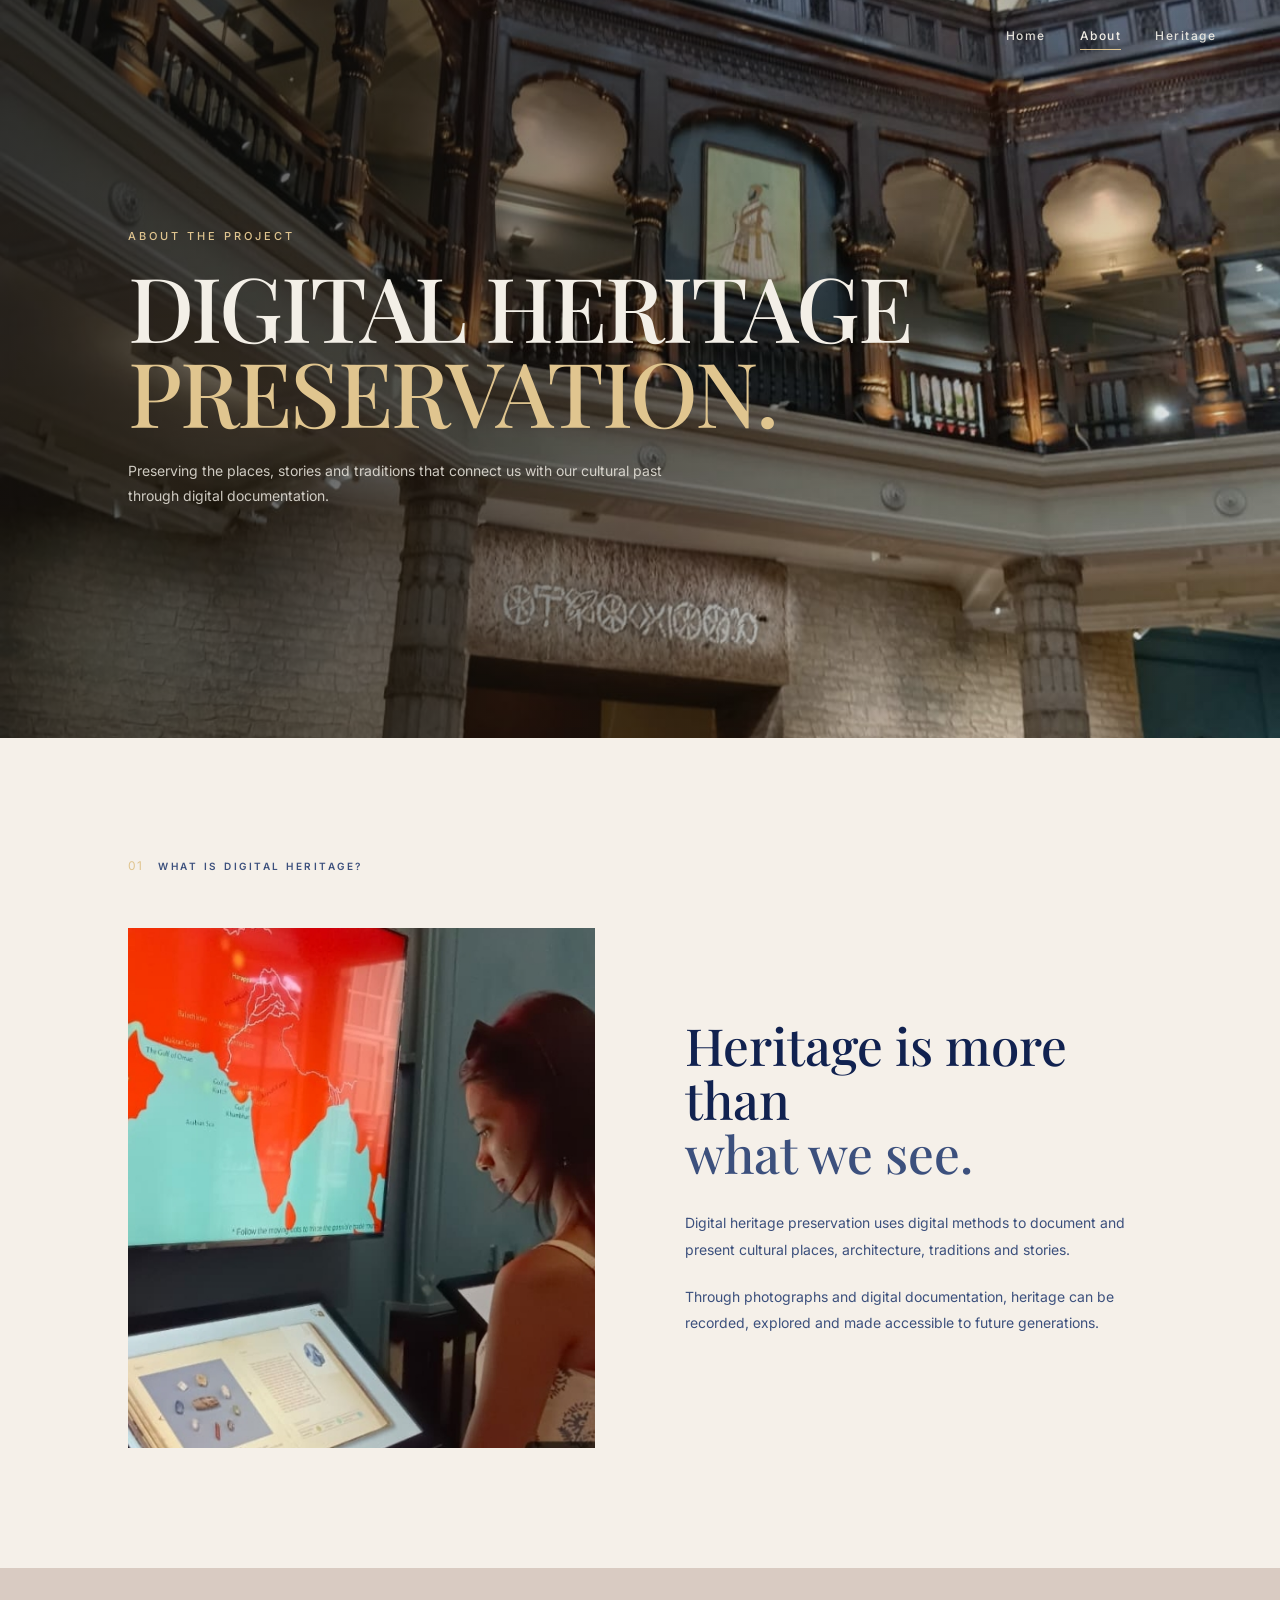
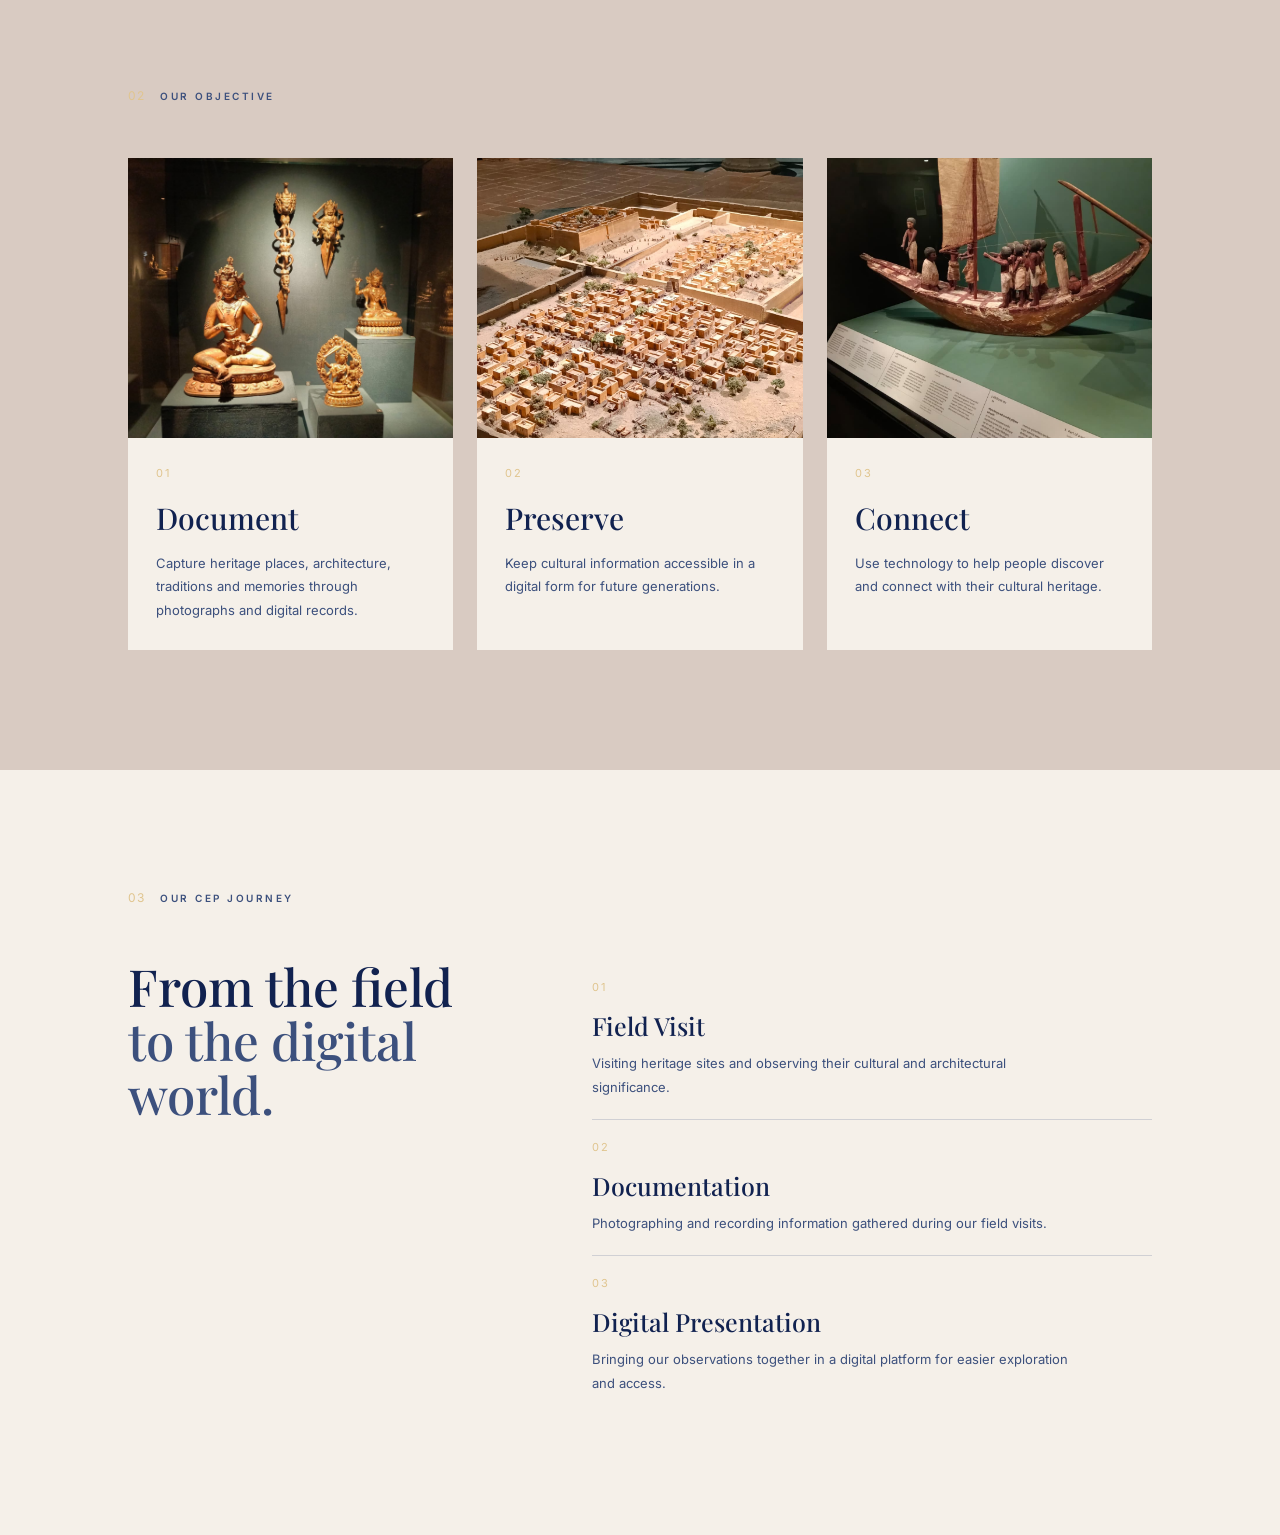
<file: Digital Heritage/about.html>
<!DOCTYPE html>
<html lang="en">

<head>

    <meta charset="UTF-8">

    <meta
        name="viewport"
        content="width=device-width, initial-scale=1.0"
    >

    <title>About | Digital Heritage Preservation</title>


    <!-- Google Fonts -->

    <link rel="preconnect" href="https://fonts.googleapis.com">

    <link
        rel="preconnect"
        href="https://fonts.gstatic.com"
        crossorigin
    >

    <link
        href="https://fonts.googleapis.com/css2?family=Inter:wght@400;500;600&family=Playfair+Display:wght@400;500;600&display=swap"
        rel="stylesheet"
    >


    <!-- Main CSS -->

    <link
        rel="stylesheet"
        href="css/style.css"
    >

</head>


<body>


    <!-- =================================
         NAVBAR
    ================================= -->

    <header class="navbar home-navbar">

        <nav class="nav-links">

            <a href="index.html">
                Home
            </a>

            <a href="about.html" class="active">
                About
            </a>

            <a href="heritage.html">
                Heritage
            </a>

        </nav>

    </header>



    <!-- =================================
         ABOUT PAGE
    ================================= -->

    <main class="about-page">


        <!-- =================================
             ABOUT HERO
        ================================= -->

        <section class="about-hero">

            <div class="about-hero-image">

                <img
                    src="images/about/about_hero.jpeg"
                    alt="Field visit to a heritage site"
                >

            </div>


            <div class="about-hero-overlay"></div>


            <div class="about-hero-content">

                <p class="about-label">
                    ABOUT THE PROJECT
                </p>

                <h1 class="about-title">

                    DIGITAL HERITAGE
                    <br>

                    <span>PRESERVATION.</span>

                </h1>

                <p class="about-intro-text">

                    Preserving the places, stories and traditions
                    that connect us with our cultural past through
                    digital documentation.

                </p>

            </div>

        </section>



        <!-- =================================
             WHAT IS DIGITAL HERITAGE
        ================================= -->

        <section class="about-definition">


            <div class="about-section-label">

                <span>01</span>

                <p>
                    WHAT IS DIGITAL HERITAGE?
                </p>

            </div>


            <div class="definition-grid">


                <div class="definition-image">

                    <img
                        src="images/about/about.jpeg"
                        alt="Heritage field visit documentation"
                    >

                </div>


                <div class="about-definition-content">

                    <h2>

                        Heritage is more than
                        <br>

                        <span>what we see.</span>

                    </h2>


                    <p>

                        Digital heritage preservation uses digital
                        methods to document and present cultural
                        places, architecture, traditions and stories.

                    </p>


                    <p>

                        Through photographs and digital
                        documentation, heritage can be recorded,
                        explored and made accessible to future
                        generations.

                    </p>

                </div>

            </div>

        </section>



        <!-- =================================
             OUR OBJECTIVE
        ================================= -->

        <section class="about-objective">


            <div class="about-section-label">

                <span>02</span>

                <p>
                    OUR OBJECTIVE
                </p>

            </div>


            <div class="objective-grid">


                <!-- CARD 01 -->

                <article class="objective-card">


                    <div class="objective-image">

                        <img
                            src="images/about/01.jpeg"
                            alt="Documenting heritage during field visit"
                        >

                    </div>


                    <div class="objective-card-content">


                        <span class="objective-number">
                            01
                        </span>


                        <h3>
                            Document
                        </h3>


                        <p>

                            Capture heritage places,
                            architecture, traditions and
                            memories through photographs
                            and digital records.

                        </p>

                    </div>

                </article>



                <!-- CARD 02 -->

                <article class="objective-card">


                    <div class="objective-image">

                        <img
                            src="images/about/02.jpeg"
                            alt="Preserving heritage through digital documentation"
                        >

                    </div>


                    <div class="objective-card-content">


                        <span class="objective-number">
                            02
                        </span>


                        <h3>
                            Preserve
                        </h3>


                        <p>

                            Keep cultural information
                            accessible in a digital form
                            for future generations.

                        </p>

                    </div>

                </article>



                <!-- CARD 03 -->

                <article class="objective-card">


                    <div class="objective-image">

                        <img
                            src="images/about/03.jpeg"
                            alt="Connecting people with cultural heritage"
                        >

                    </div>


                    <div class="objective-card-content">


                        <span class="objective-number">
                            03
                        </span>


                        <h3>
                            Connect
                        </h3>


                        <p>

                            Use technology to help people
                            discover and connect with
                            their cultural heritage.

                        </p>

                    </div>

                </article>


            </div>

        </section>



        <!-- =================================
             CEP JOURNEY
        ================================= -->

        <section class="about-journey">


            <div class="about-section-label">

                <span>03</span>

                <p>
                    OUR CEP JOURNEY
                </p>

            </div>


            <div class="journey-content">


                <div class="journey-heading">

                    <h2>

                        From the field
                        <br>

                        <span>to the digital world.</span>

                    </h2>

                </div>


                <div class="journey-steps">


                    <!-- STEP 01 -->

                    <div class="journey-step">

                        <span>
                            01
                        </span>

                        <h3>
                            Field Visit
                        </h3>

                        <p>

                            Visiting heritage sites and
                            observing their cultural and
                            architectural significance.

                        </p>

                    </div>


                    <div class="journey-line"></div>


                    <!-- STEP 02 -->

                    <div class="journey-step">

                        <span>
                            02
                        </span>

                        <h3>
                            Documentation
                        </h3>

                        <p>

                            Photographing and recording
                            information gathered during
                            our field visits.

                        </p>

                    </div>


                    <div class="journey-line"></div>


                    <!-- STEP 03 -->

                    <div class="journey-step">

                        <span>
                            03
                        </span>

                        <h3>
                            Digital Presentation
                        </h3>

                        <p>

                            Bringing our observations
                            together in a digital platform
                            for easier exploration and access.

                        </p>

                    </div>


                </div>

            </div>

        </section>


    </main>


</body>

</html>
</file>
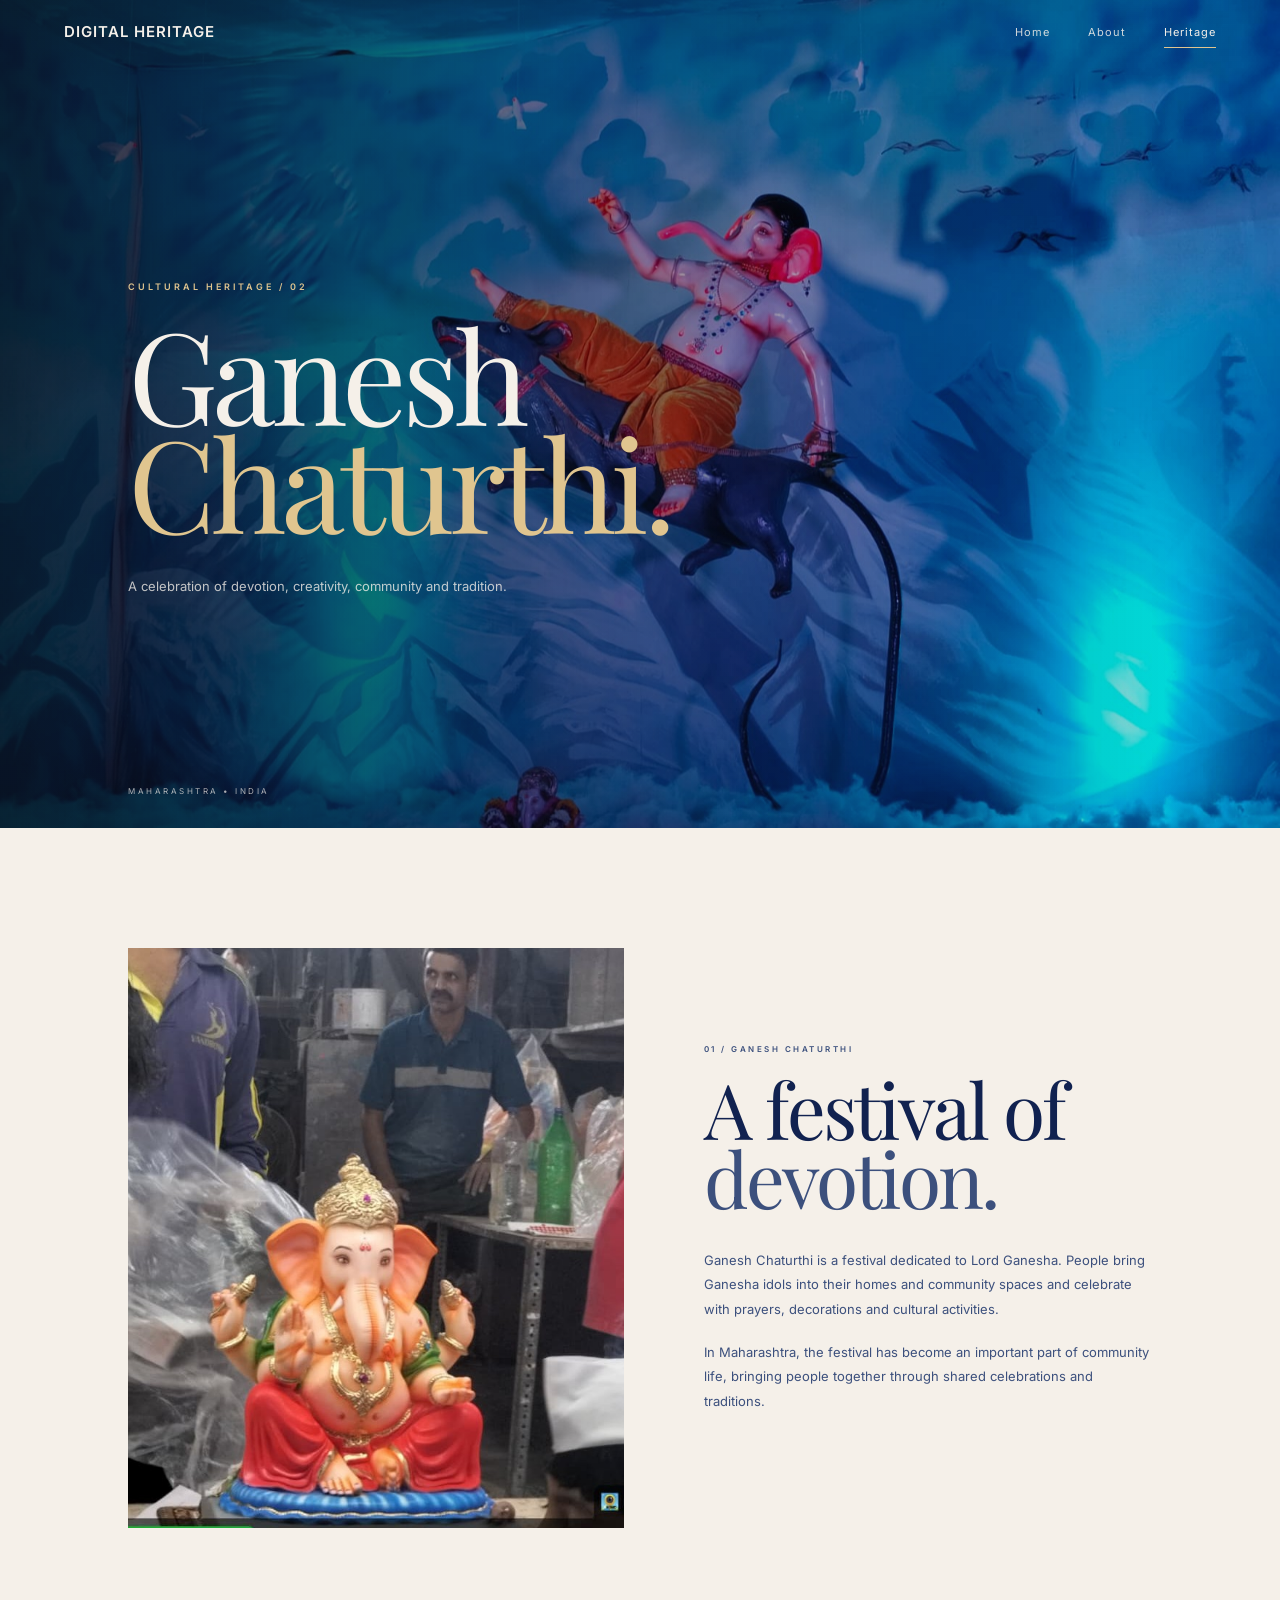
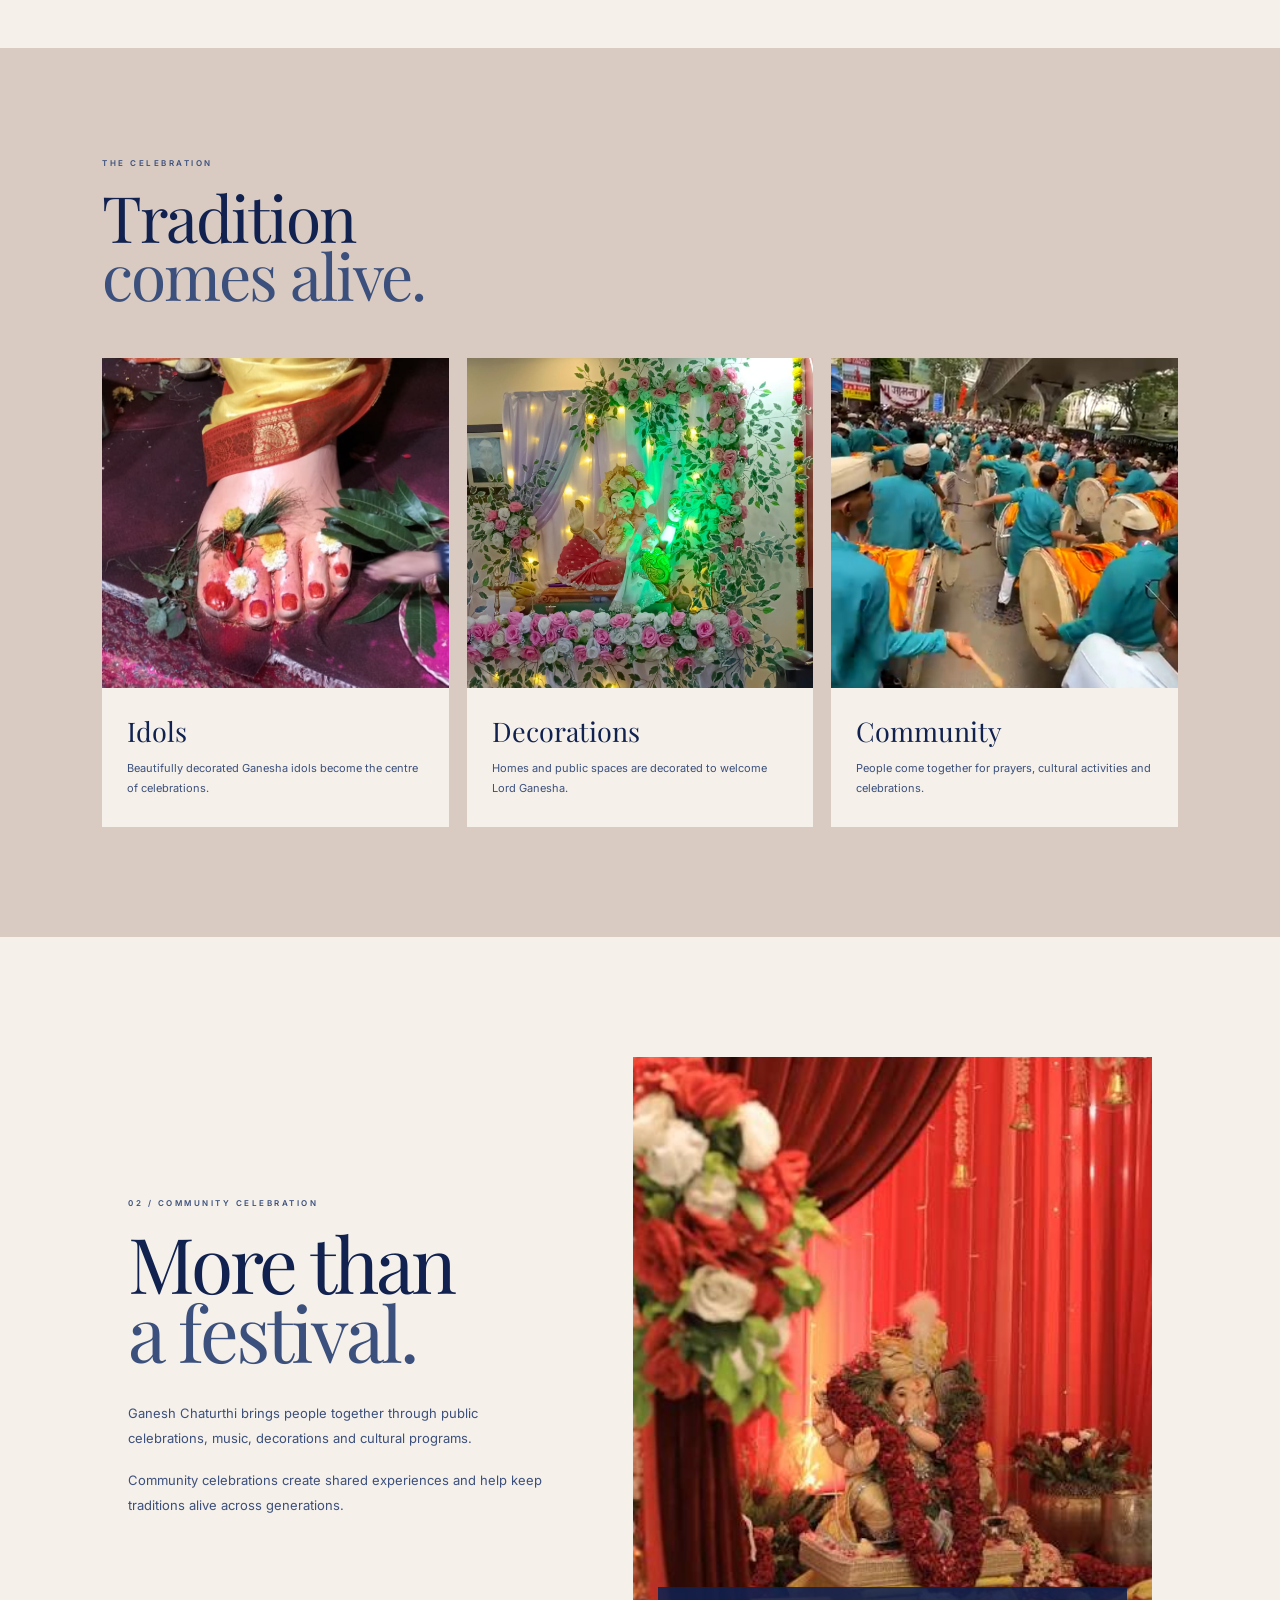
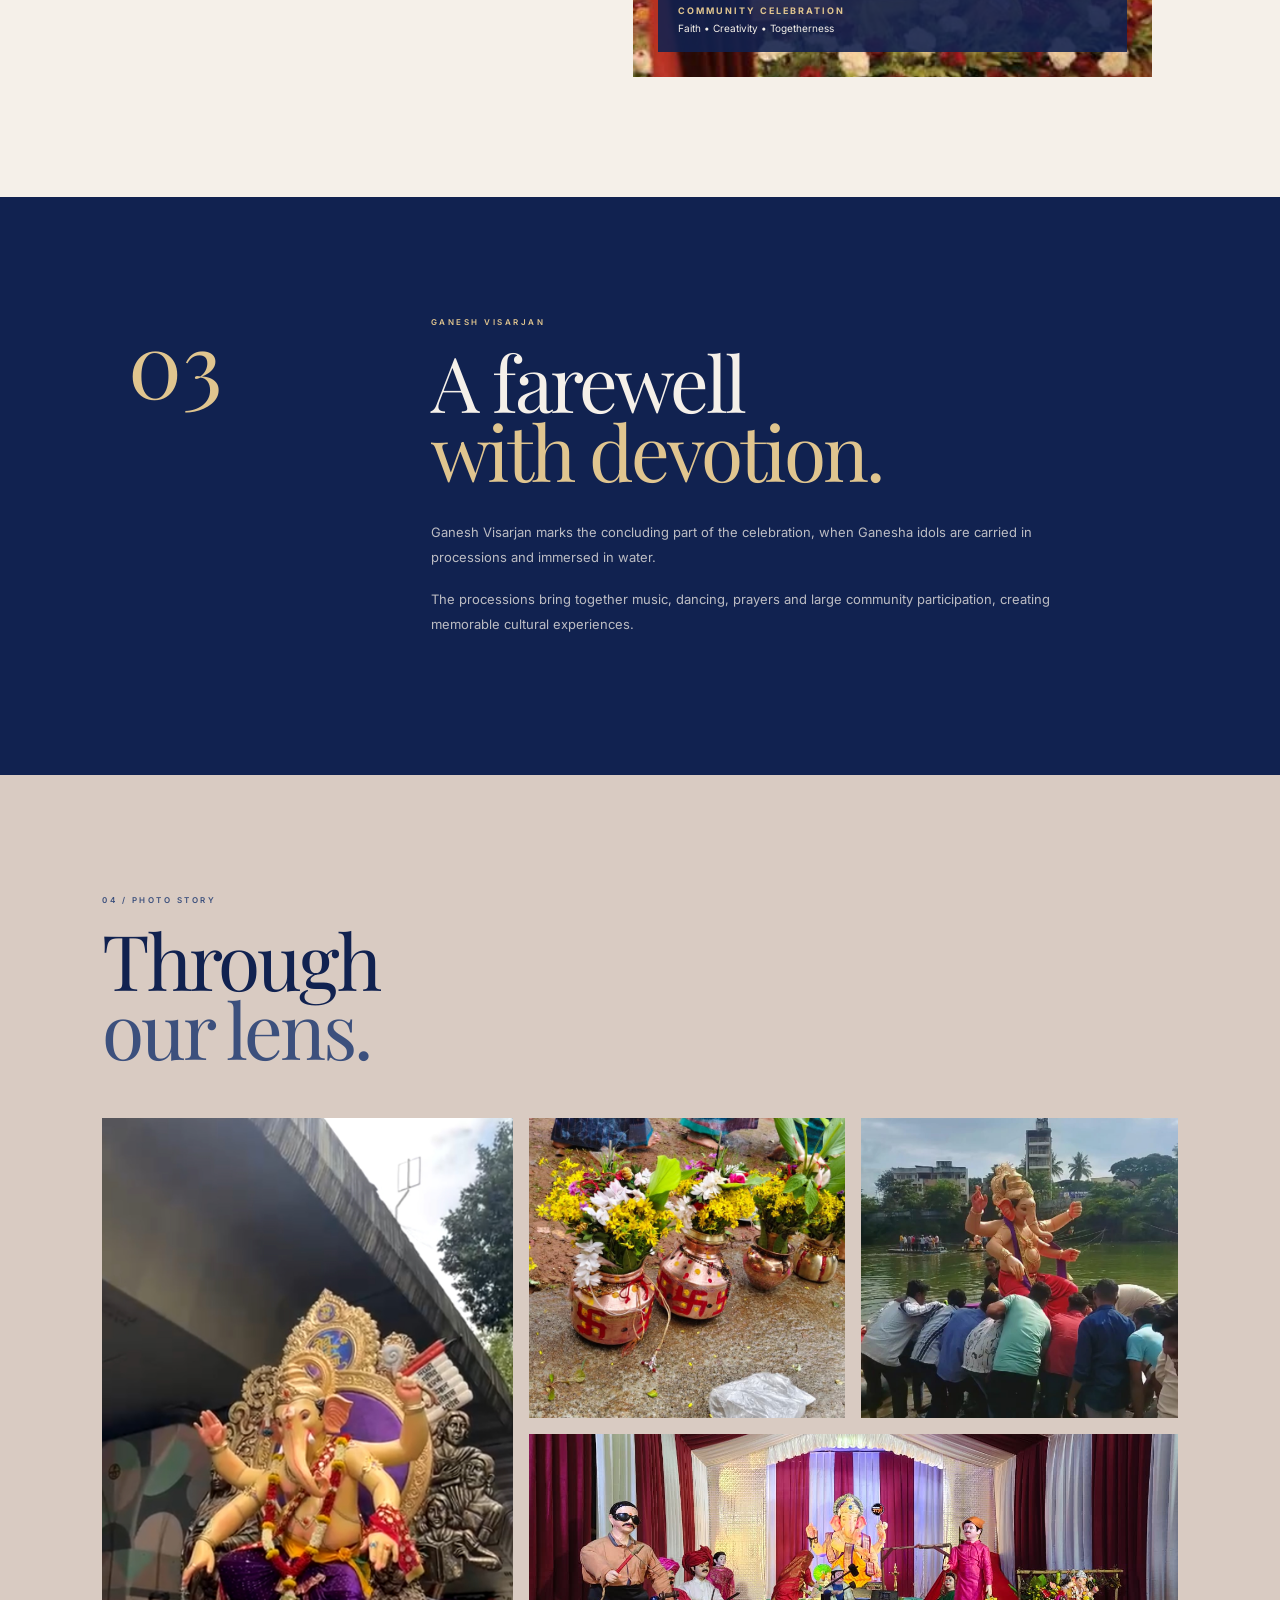
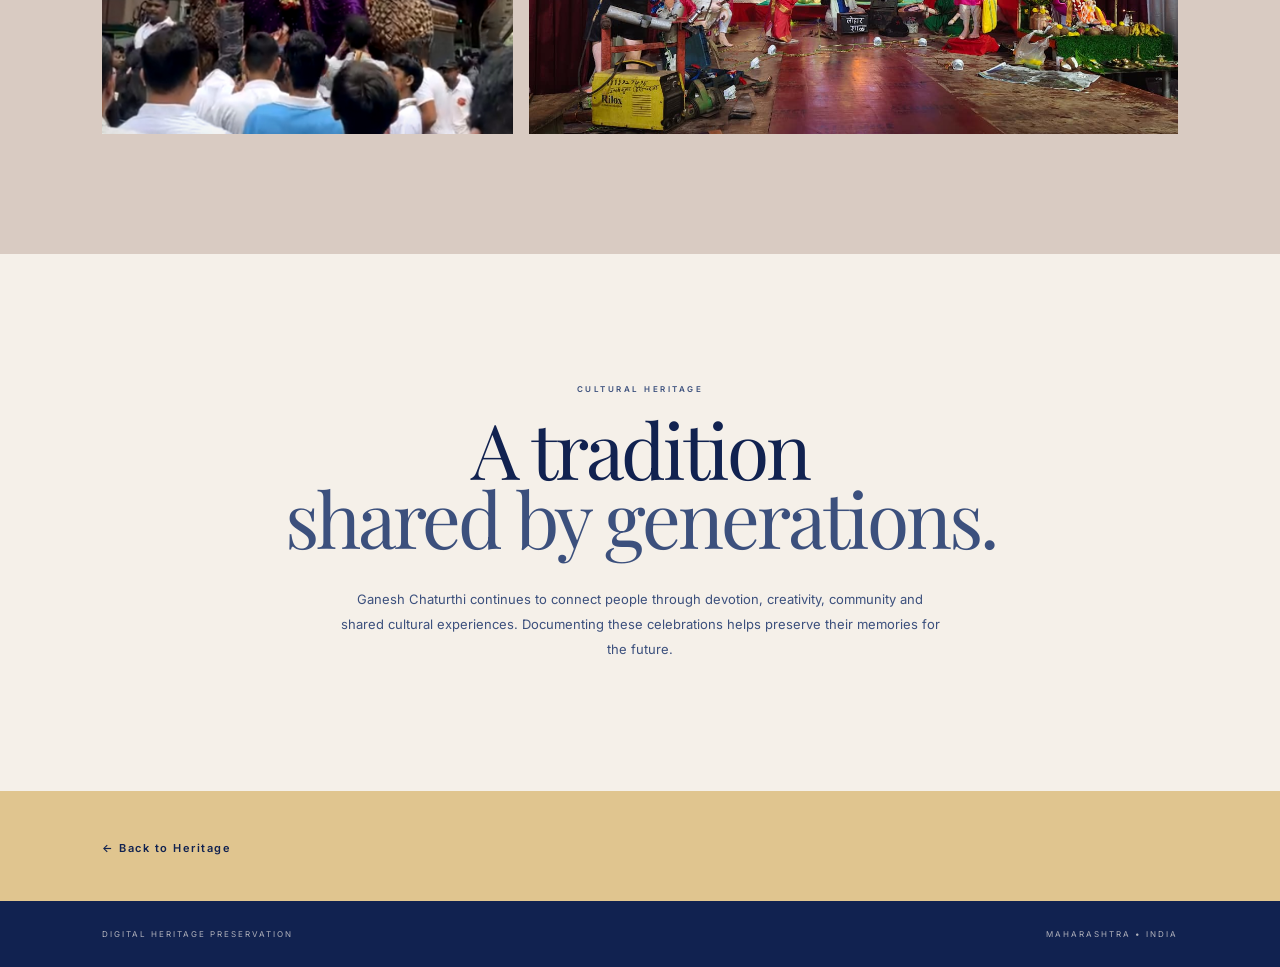
<file: Digital Heritage/ganesh-chaturthi.html>
<!DOCTYPE html>
<html lang="en">

<head>

    <meta charset="UTF-8">
    <meta name="viewport" content="width=device-width, initial-scale=1.0">

    <title>Ganesh Chaturthi | Digital Heritage</title>

    <link rel="preconnect" href="https://fonts.googleapis.com">
    <link rel="preconnect" href="https://fonts.gstatic.com" crossorigin>

    <link href="https://fonts.googleapis.com/css2?family=Inter:wght@300;400;500;600&family=Playfair+Display:wght@400;500&display=swap"
        rel="stylesheet">

    <link rel="stylesheet" href="css/style.css">

</head>


<body class="festival-page">


    <!-- =========================
         NAVBAR
    ========================== -->

    <nav class="festival-navbar">

        <a href="index.html" class="festival-logo">
            DIGITAL HERITAGE
        </a>

        <div class="festival-nav-links">

            <a href="index.html">Home</a>

            <a href="about.html">About</a>

            <a href="heritage.html" class="active">Heritage</a>

        </div>

    </nav>



    <!-- =========================
         HERO
    ========================== -->

    <section class="festival-hero">

        <img
            src="images/heritage/Ganpati/hero.jpeg"
            alt="Ganesh Chaturthi celebration"
        >

        <div class="festival-hero-overlay"></div>


        <div class="festival-hero-content">

            <p class="festival-eyebrow">
                CULTURAL HERITAGE / 02
            </p>

            <h1>
                Ganesh
                <span>Chaturthi.</span>
            </h1>

            <p>
                A celebration of devotion, creativity,
                community and tradition.
            </p>

        </div>


        <div class="festival-location">
            MAHARASHTRA • INDIA
        </div>

    </section>



    <!-- =========================
         GANESH CHATURTHI INTRO
    ========================== -->

    <section class="festival-intro">

        <div class="festival-intro-image">

            <img
                src="images/heritage/Ganpati/11.jpeg"
                alt="Ganesh Chaturthi celebration"
            >

        </div>


        <div class="festival-intro-content">

            <p class="festival-label">
                01 / GANESH CHATURTHI
            </p>

            <h2>
                A festival of
                <span>devotion.</span>
            </h2>

            <p>
                Ganesh Chaturthi is a festival dedicated
                to Lord Ganesha. People bring Ganesha
                idols into their homes and community
                spaces and celebrate with prayers,
                decorations and cultural activities.
            </p>

            <p>
                In Maharashtra, the festival has become
                an important part of community life,
                bringing people together through shared
                celebrations and traditions.
            </p>

        </div>

    </section>



    <!-- =========================
         FESTIVAL TRADITIONS
    ========================== -->

    <section class="festival-highlights">

        <div class="festival-section-title">

            <p class="festival-label">
                THE CELEBRATION
            </p>

            <h2>
                Tradition
                <span>comes alive.</span>
            </h2>

        </div>


        <div class="festival-highlight-grid">


            <article class="festival-highlight">

                <div class="festival-highlight-image">

                    <img
                        src="images/heritage/Ganpati/2.jpeg"
                        alt="Ganesha idol"
                    >

                </div>

                <h3>
                    Idols
                </h3>

                <p>
                    Beautifully decorated Ganesha idols
                    become the centre of celebrations.
                </p>

            </article>



            <article class="festival-highlight">

                <div class="festival-highlight-image">

                    <img
                        src="images/heritage/Ganpati/djpeg.jpeg"
                        alt="Ganesh Chaturthi decorations"
                    >

                </div>

                <h3>
                    Decorations
                </h3>

                <p>
                    Homes and public spaces are decorated
                    to welcome Lord Ganesha.
                </p>

            </article>



            <article class="festival-highlight">

                <div class="festival-highlight-image">

                    <img
                        src="images/heritage/Ganpati/c.jpeg"
                        alt="Ganesh Chaturthi celebration"
                    >

                </div>

                <h3>
                    Community
                </h3>

                <p>
                    People come together for prayers,
                    cultural activities and celebrations.
                </p>

            </article>


        </div>

    </section>



    <!-- =========================
         COMMUNITY CELEBRATION
    ========================== -->

    <section class="dahi-handi">

        <div class="dahi-handi-content">

            <p class="festival-label">
                02 / COMMUNITY CELEBRATION
            </p>

            <h2>
                More than
                <span>a festival.</span>
            </h2>

            <p>
                Ganesh Chaturthi brings people together
                through public celebrations, music,
                decorations and cultural programs.
            </p>

            <p>
                Community celebrations create shared
                experiences and help keep traditions alive
                across generations.
            </p>

        </div>


        <div class="dahi-handi-image">

            <img
                src="images/heritage/Ganpati/4.jpeg"
                alt="Ganesh Chaturthi community celebration"
            >

            <div class="dahi-handi-caption">

                <strong>
                    COMMUNITY CELEBRATION
                </strong>

                <span>
                    Faith • Creativity • Togetherness
                </span>

            </div>

        </div>

    </section>



    <!-- =========================
         VISARJAN
    ========================== -->

    <section class="festival-today">

        <div class="festival-today-number">
            03
        </div>


        <div class="festival-today-content">

            <p class="festival-label">
                GANESH VISARJAN
            </p>

            <h2>
                A farewell
                <span>with devotion.</span>
            </h2>

            <p>
                Ganesh Visarjan marks the concluding part
                of the celebration, when Ganesha idols are
                carried in processions and immersed in
                water.
            </p>

            <p>
                The processions bring together music,
                dancing, prayers and large community
                participation, creating memorable
                cultural experiences.
            </p>

        </div>

    </section>



    <!-- =========================
         PHOTO STORY
    ========================== -->

    <section class="festival-gallery">

        <div class="festival-gallery-heading">

            <p class="festival-label">
                04 / PHOTO STORY
            </p>

            <h2>
                Through
                <span>our lens.</span>
            </h2>

        </div>


        <div class="festival-gallery-grid">


            <div class="festival-photo festival-photo-large">

                <img
                    src="images/heritage/Ganpati/5.jpeg"
                    alt="Ganesh Chaturthi celebration"
                >

            </div>


            <div class="festival-photo">

                <img
                    src="images/heritage/Ganpati/gauri.jpeg"
                    alt="Ganesha idol"
                >

            </div>


            <div class="festival-photo">

                <img
                    src="images/heritage/Ganpati/20.jpeg"
                    alt="Ganesh Chaturthi decorations"
                >

            </div>


            <div class="festival-photo festival-photo-wide">

                <img
                    src="images/heritage/Ganpati/10.jpeg"
                    alt="Ganesh Visarjan"
                >

            </div>

        </div>

    </section>



    <!-- =========================
         CULTURAL HERITAGE
    ========================== -->

    <section class="festival-ending">

        <p class="festival-label">
            CULTURAL HERITAGE
        </p>

        <h2>
            A tradition
            <span>shared by generations.</span>
        </h2>

        <p>
            Ganesh Chaturthi continues to connect people
            through devotion, creativity, community and
            shared cultural experiences. Documenting these
            celebrations helps preserve their memories
            for the future.
        </p>

    </section>



    <!-- =========================
         BACK TO HERITAGE
    ========================== -->

    <section class="festival-back">

        <a href="heritage.html">
            ← Back to Heritage
        </a>

    </section>



    <!-- =========================
         FOOTER
    ========================== -->

    <footer class="festival-footer">

        <span>
            DIGITAL HERITAGE PRESERVATION
        </span>

        <span>
            MAHARASHTRA • INDIA
        </span>

    </footer>


</body>

</html>
</file>
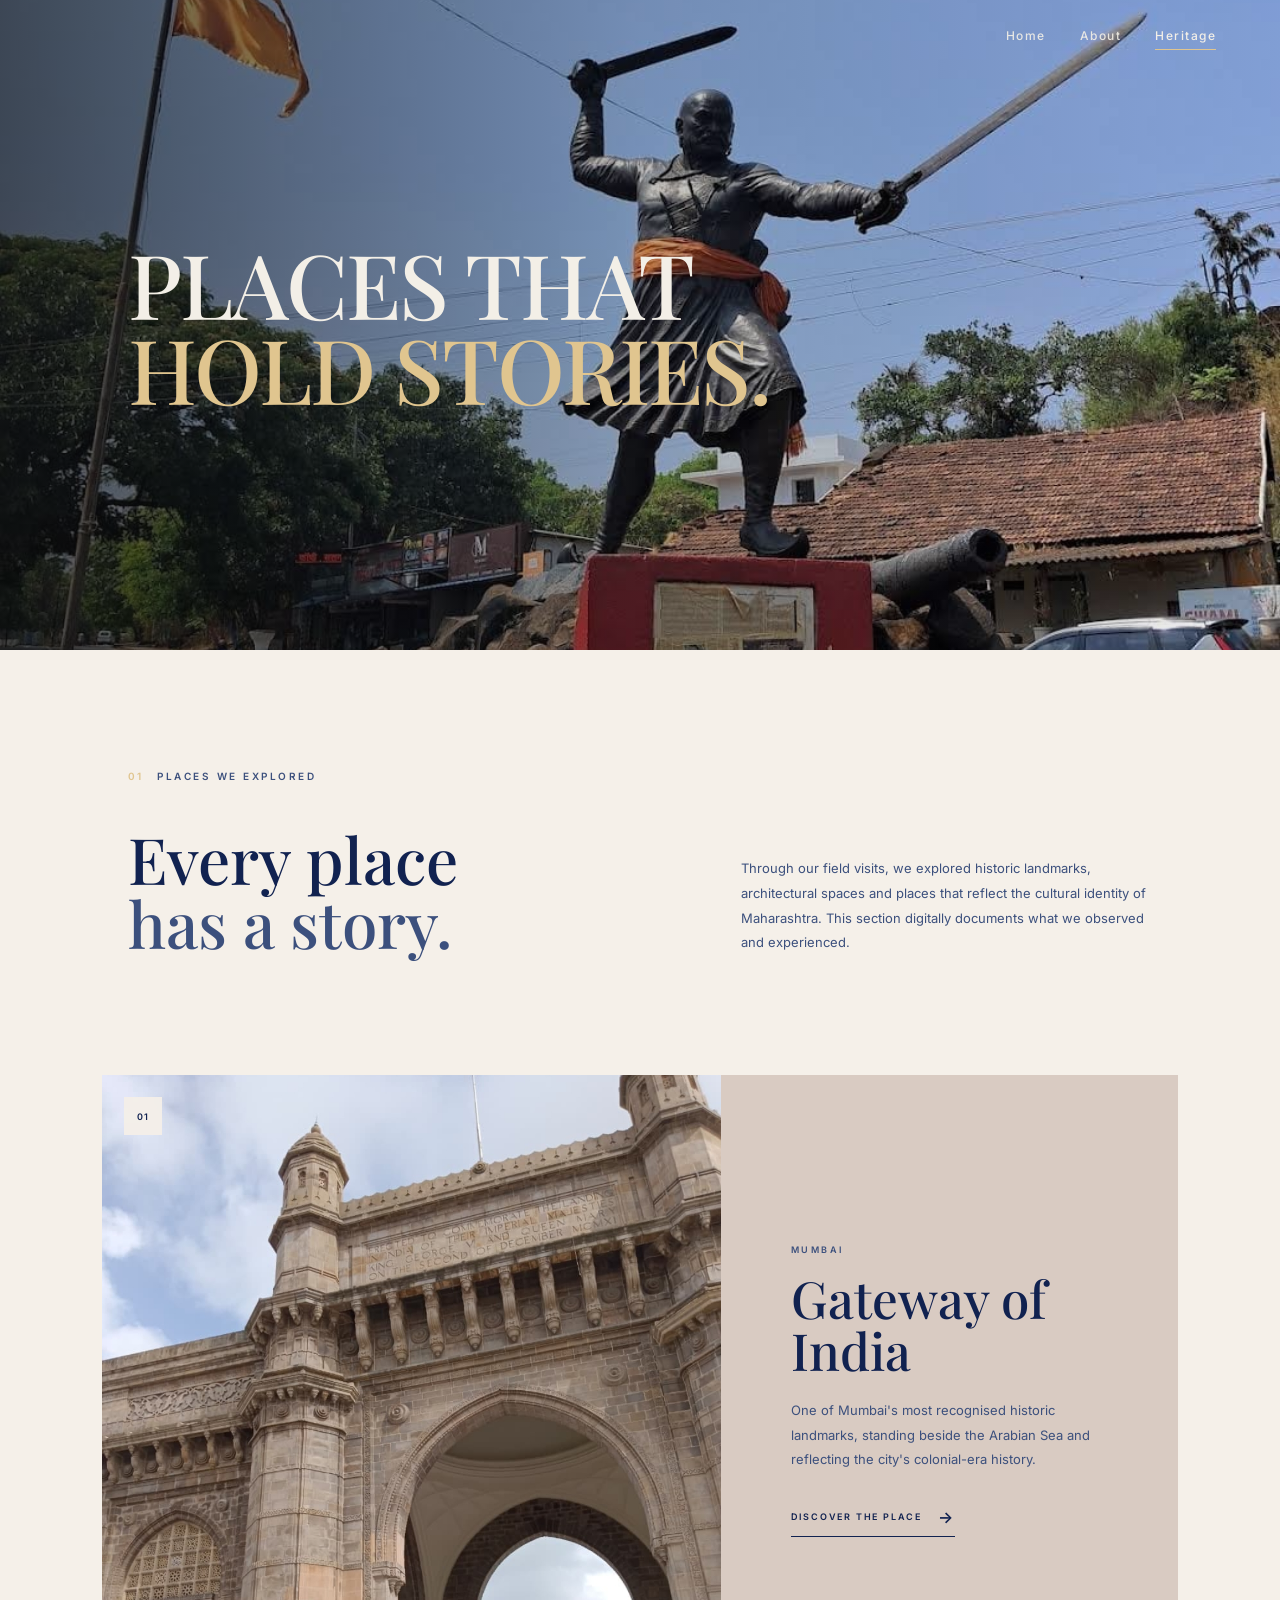
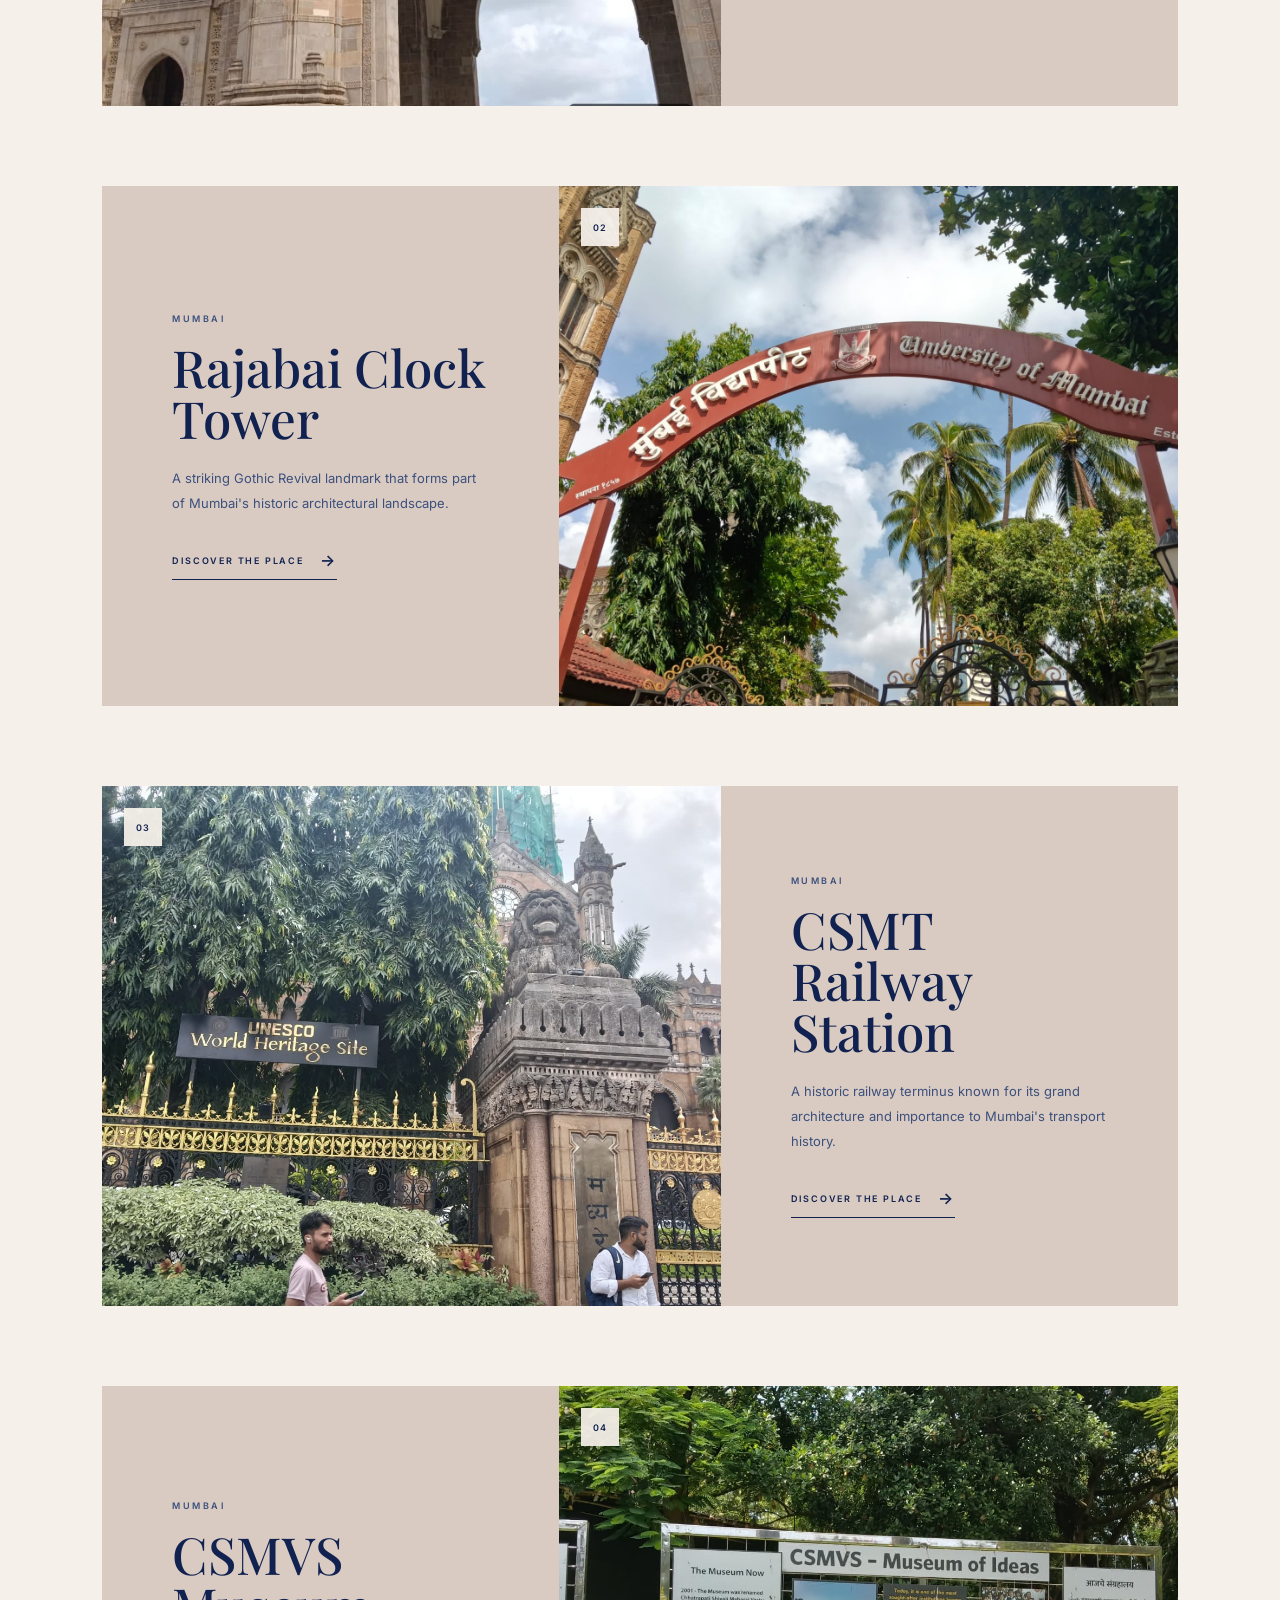
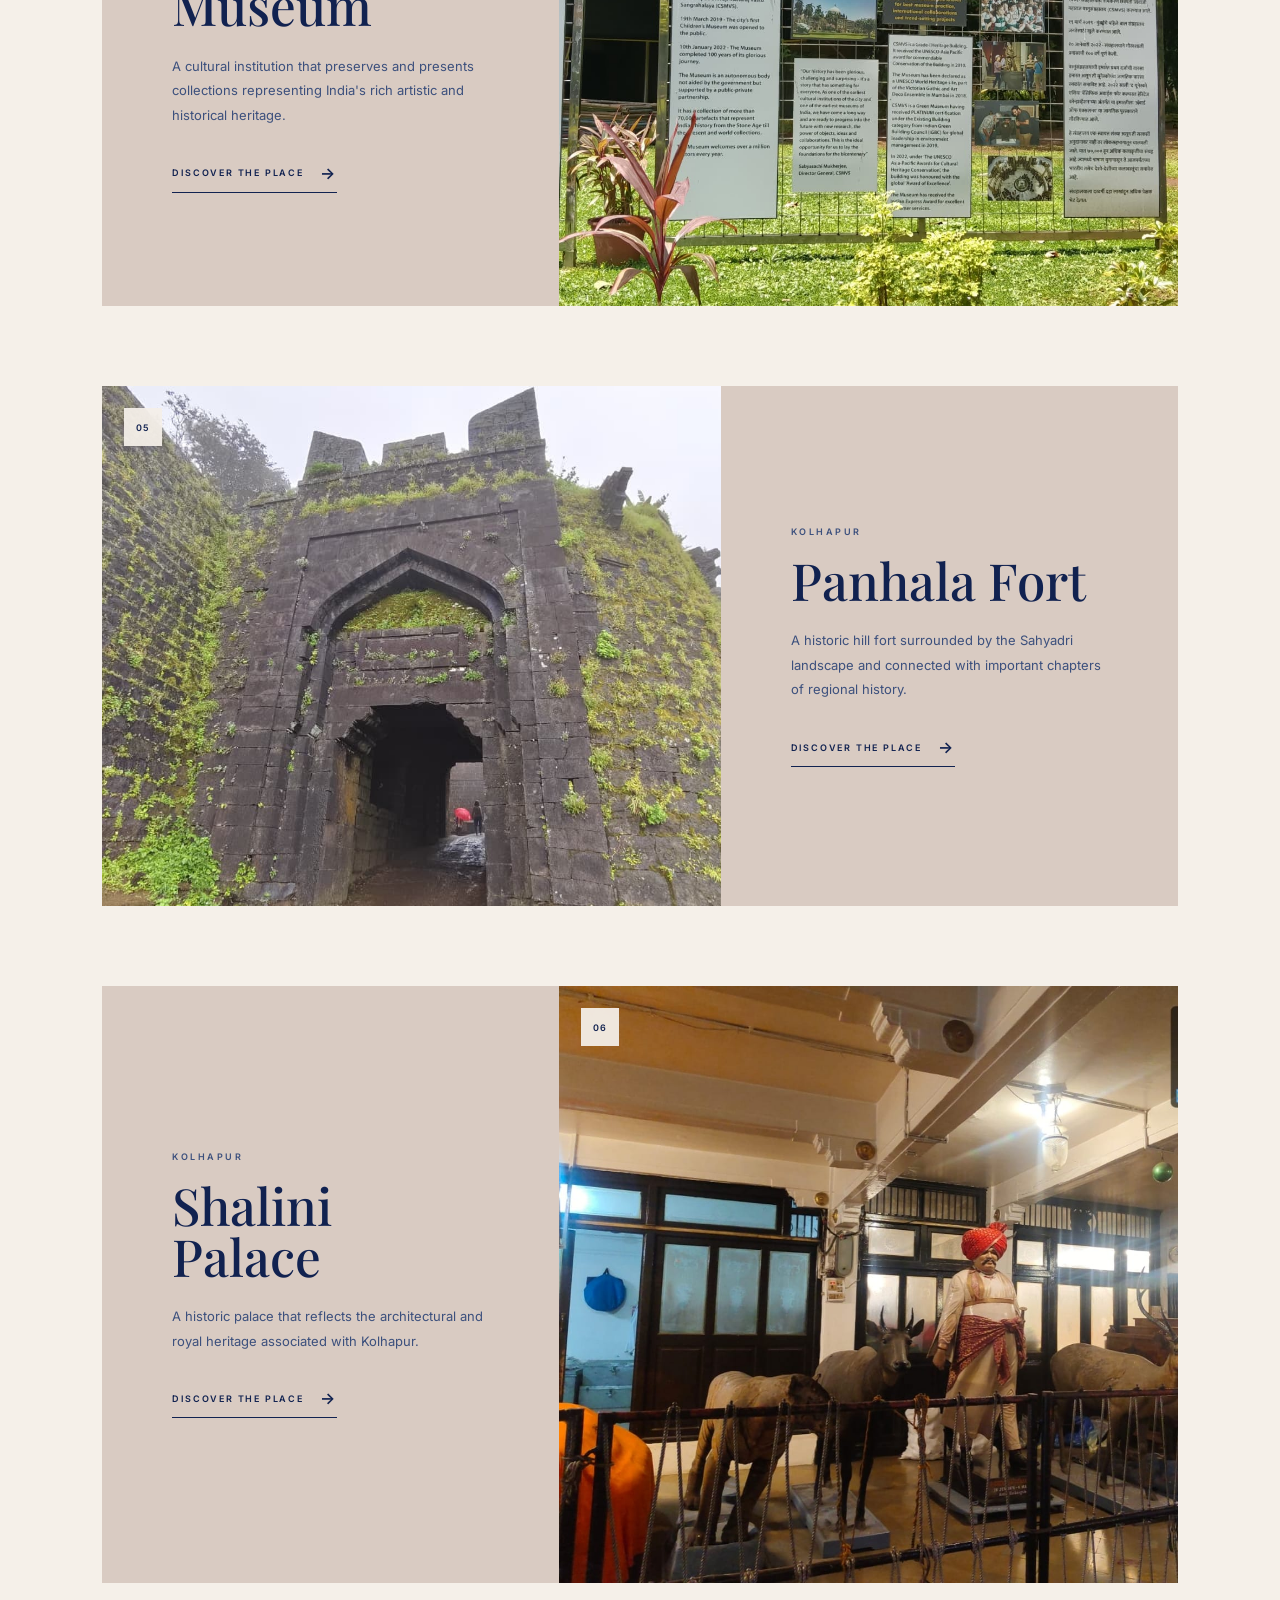
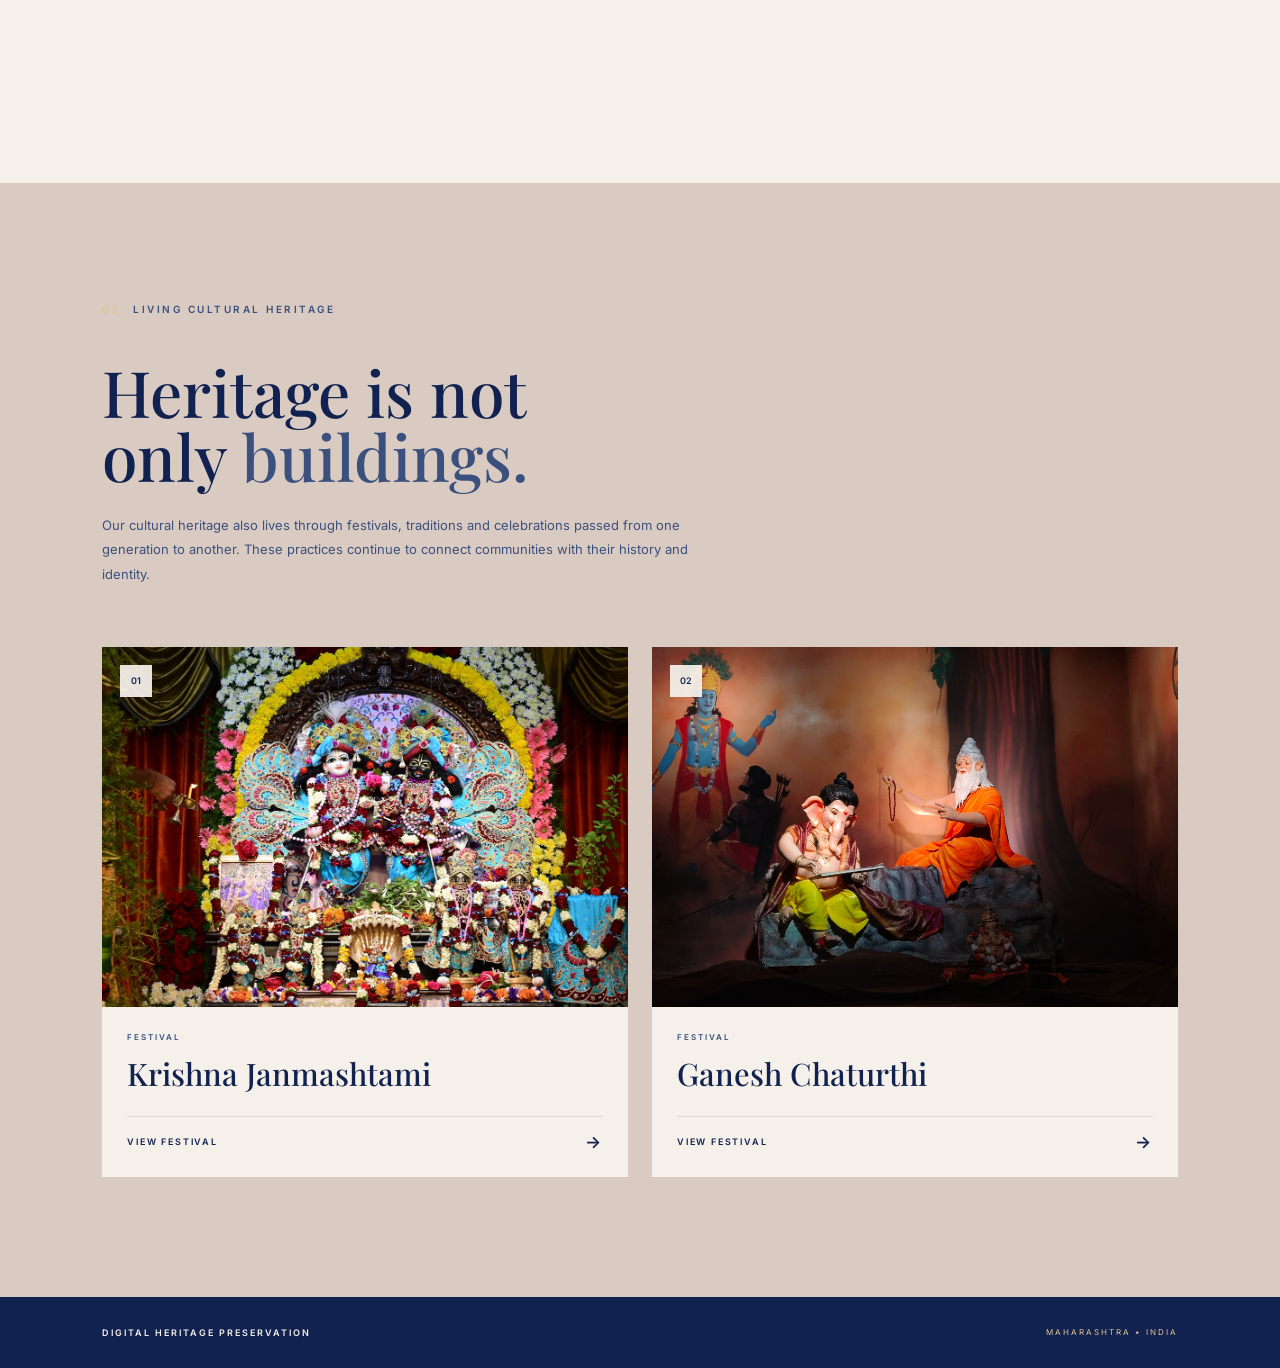
<file: Digital Heritage/heritage.html>
<!DOCTYPE html>
<html lang="en">

<head>

    <meta charset="UTF-8">

    <meta
        name="viewport"
        content="width=device-width, initial-scale=1.0"
    >

    <title>Heritage | Digital Heritage Preservation</title>


    <!-- GOOGLE FONTS -->

    <link rel="preconnect" href="https://fonts.googleapis.com">

    <link
        rel="preconnect"
        href="https://fonts.gstatic.com"
        crossorigin
    >

    <link
        href="https://fonts.googleapis.com/css2?family=Inter:wght@400;500;600&family=Playfair+Display:wght@400;500;600&display=swap"
        rel="stylesheet"
    >


    <!-- CSS -->

    <link
        rel="stylesheet"
        href="css/style.css"
    >

</head>


<body class="heritage-page">


    <!-- =================================
         NAVBAR
    ================================= -->

    <header class="navbar heritage-navbar">

        <nav class="nav-links">

            <a href="index.html">
                Home
            </a>

            <a href="about.html">
                About
            </a>

            <a
                href="heritage.html"
                class="active"
            >
                Heritage
            </a>

        </nav>

    </header>



    <!-- =================================
         HERO
    ================================= -->

    <section class="heritage-hero">

        <img
            src="images/heritage/hero.jpeg"
            alt="Heritage of Maharashtra"
        >


        <div class="heritage-hero-overlay"></div>


        <div class="heritage-hero-content">

            

            <h1>
                PLACES THAT<br>
                <span>HOLD STORIES.</span>
            </h1>

        </div>

    </section>



    <!-- =================================
         INTRO
    ================================= -->

    <section class="heritage-intro">

        <div class="heritage-intro-label">

            <span>01</span>

            <p>
                PLACES WE EXPLORED
            </p>

        </div>


        <div class="heritage-intro-content">

            <h2>
                Every place<br>
                <span>has a story.</span>
            </h2>

            <p>
                Through our field visits, we explored historic
                landmarks, architectural spaces and places that
                reflect the cultural identity of Maharashtra.
                This section digitally documents what we observed
                and experienced.
            </p>

        </div>

    </section>



    <!-- =================================
         HERITAGE PLACES
    ================================= -->

    <section class="heritage-places">


        <!-- =================================
             GATEWAY
        ================================= -->

        <article class="heritage-place-card">

            <div class="heritage-place-image">

                <img
                    src="images/heritage/GOI2.jpeg"
                    alt="Gateway of India"
                >

                <span class="heritage-place-number">
                    01
                </span>

            </div>


            <div class="heritage-place-info">

                <span class="heritage-place-city">
                    MUMBAI
                </span>

                <h2>
                    Gateway of India
                </h2>

                <p>
                    One of Mumbai's most recognised historic
                    landmarks, standing beside the Arabian Sea
                    and reflecting the city's colonial-era history.
                </p>

                <a href="gateway.html">

                    DISCOVER THE PLACE

                    <span>→</span>

                </a>

            </div>

        </article>



        <!-- =================================
             RAJABAI
        ================================= -->

        <article class="heritage-place-card reverse">

            <div class="heritage-place-image">

                <img
                    src="images/heritage/clock_tower.jpeg"
                    alt="Rajabai Clock Tower"
                >

                <span class="heritage-place-number">
                    02
                </span>

            </div>


            <div class="heritage-place-info">

                <span class="heritage-place-city">
                    MUMBAI
                </span>

                <h2>
                    Rajabai Clock Tower
                </h2>

                <p>
                    A striking Gothic Revival landmark that forms
                    part of Mumbai's historic architectural landscape.
                </p>

                <a href="rajabai.html">

                    DISCOVER THE PLACE

                    <span>→</span>

                </a>

            </div>

        </article>



        <!-- =================================
             CSMT
        ================================= -->

        <article class="heritage-place-card">

            <div class="heritage-place-image">

                <img
                    src="images/heritage/csmt_h.jpeg"
                    alt="CSMT Railway Station"
                >

                <span class="heritage-place-number">
                    03
                </span>

            </div>


            <div class="heritage-place-info">

                <span class="heritage-place-city">
                    MUMBAI
                </span>

                <h2>
                    CSMT Railway Station
                </h2>

                <p>
                    A historic railway terminus known for its
                    grand architecture and importance to Mumbai's
                    transport history.
                </p>

                <a href="csmt.html">

                    DISCOVER THE PLACE

                    <span>→</span>

                </a>

            </div>

        </article>



        <!-- =================================
             CSMVS
        ================================= -->

        <article class="heritage-place-card reverse">

            <div class="heritage-place-image">

                <img
                    src="images/heritage/CSMVS_M.jpeg"
                    alt="CSMVS Museum"
                >

                <span class="heritage-place-number">
                    04
                </span>

            </div>


            <div class="heritage-place-info">

                <span class="heritage-place-city">
                    MUMBAI
                </span>

                <h2>
                    CSMVS Museum
                </h2>

                <p>
                    A cultural institution that preserves and
                    presents collections representing India's
                    rich artistic and historical heritage.
                </p>

                <a href="csmvs.html">

                    DISCOVER THE PLACE

                    <span>→</span>

                </a>

            </div>

        </article>



        <!-- =================================
             PANHALA
        ================================= -->

        <article class="heritage-place-card">

            <div class="heritage-place-image">

                <img
                    src="images/heritage/panhaladoor.jpeg"
                    alt="Panhala Fort"
                >

                <span class="heritage-place-number">
                    05
                </span>

            </div>


            <div class="heritage-place-info">

                <span class="heritage-place-city">
                    KOLHAPUR
                </span>

                <h2>
                    Panhala Fort
                </h2>

                <p>
                    A historic hill fort surrounded by the
                    Sahyadri landscape and connected with
                    important chapters of regional history.
                </p>

                <a href="panhala.html">

                    DISCOVER THE PLACE

                    <span>→</span>

                </a>

            </div>

        </article>



        <!-- =================================
             SHALINI PALACE
        ================================= -->

        <article class="heritage-place-card reverse">

            <div class="heritage-place-image">

                <img
                    src="images/heritage/sp.jpeg"
                    alt="Shalini Palace"
                >

                <span class="heritage-place-number">
                    06
                </span>

            </div>


            <div class="heritage-place-info">

                <span class="heritage-place-city">
                    KOLHAPUR
                </span>

                <h2>
                    Shalini Palace
                </h2>

                <p>
                    A historic palace that reflects the architectural
                    and royal heritage associated with Kolhapur.
                </p>

                <a href="shalini.html">

                    DISCOVER THE PLACE

                    <span>→</span>

                </a>

            </div>

        </article>


    </section>



    <!-- =================================
         CULTURAL HERITAGE
    ================================= -->

    <section class="cultural-heritage">


        <div class="cultural-heading">

            <div class="heritage-intro-label">

                <span>02</span>

                <p>
                    LIVING CULTURAL HERITAGE
                </p>

            </div>


            <h2>
                Heritage is not<br>
                only <span>buildings.</span>
            </h2>

            <p>
                Our cultural heritage also lives through festivals,
                traditions and celebrations passed from one
                generation to another. These practices continue
                to connect communities with their history and identity.
            </p>

        </div>



        <!-- FESTIVAL CARDS -->

        <div class="festival-grid">


            <!-- JANMASHTAMI -->

            <a
                href="janmashtami.html"
                class="festival-card"
            >

                <div class="festival-image">

                    <img
                        src="images/heritage/Sri-Krishna-Janmashtami.jpg"
                        alt="Krishna Janmashtami"
                    >

                    <span>
                        01
                    </span>

                </div>


                <div class="festival-content">

                    <p>
                        FESTIVAL
                    </p>

                    <h3>
                        Krishna Janmashtami
                    </h3>

                    <div>
                        VIEW FESTIVAL
                        <span>→</span>
                    </div>

                </div>

            </a>



            <!-- GANESH CHATURTHI -->

            <a
                href="ganesh-chaturthi.html"
                class="festival-card"
            >

                <div class="festival-image">

                    <img
                        src="images/heritage/gg.jpeg"
                        alt="Ganesh Chaturthi"
                    >

                    <span>
                        02
                    </span>

                </div>


                <div class="festival-content">

                    <p>
                        FESTIVAL
                    </p>

                    <h3>
                        Ganesh Chaturthi
                    </h3>

                    <div>
                        VIEW FESTIVAL
                        <span>→</span>
                    </div>

                </div>

            </a>


        </div>

    </section>



    <!-- =================================
         FOOTER
    ================================= -->

    <footer class="simple-footer">

        <p>
            DIGITAL HERITAGE PRESERVATION
        </p>

        <span>
            MAHARASHTRA • INDIA
        </span>

    </footer>


</body>

</html>
</file>
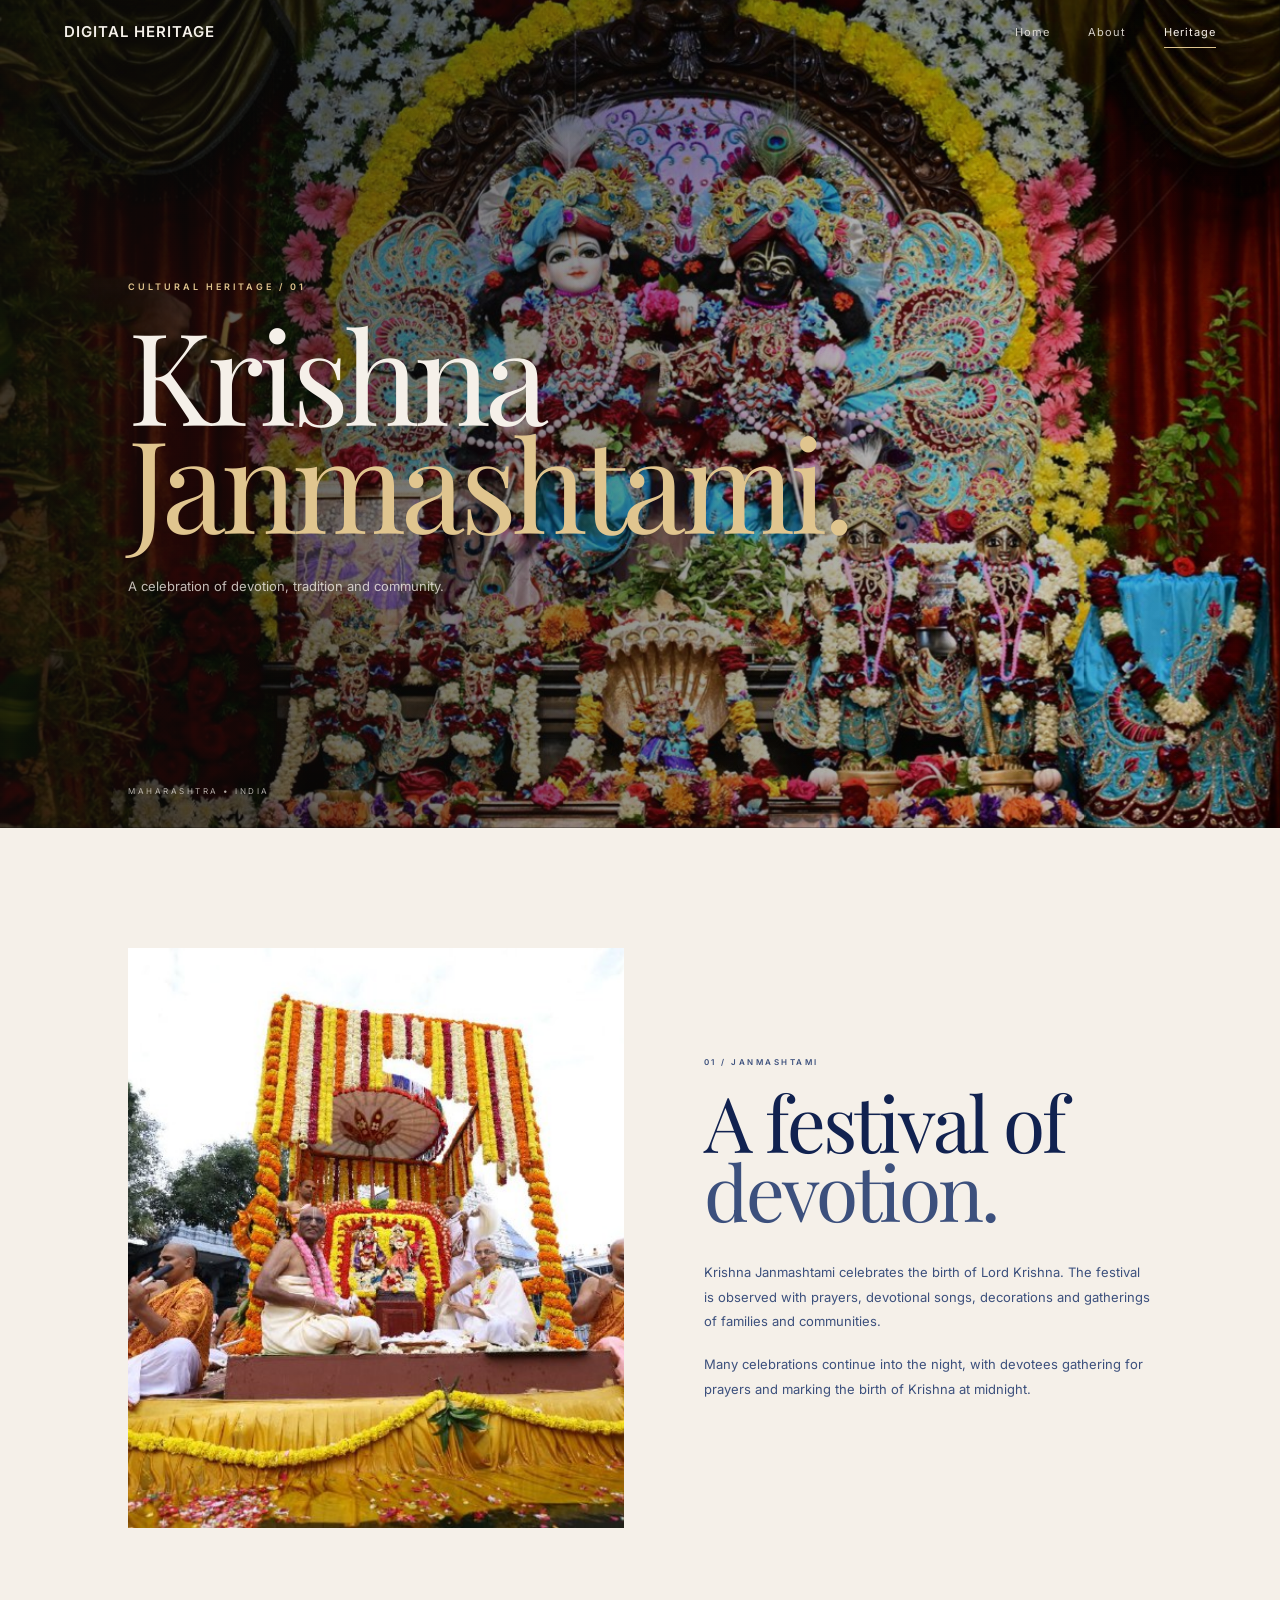
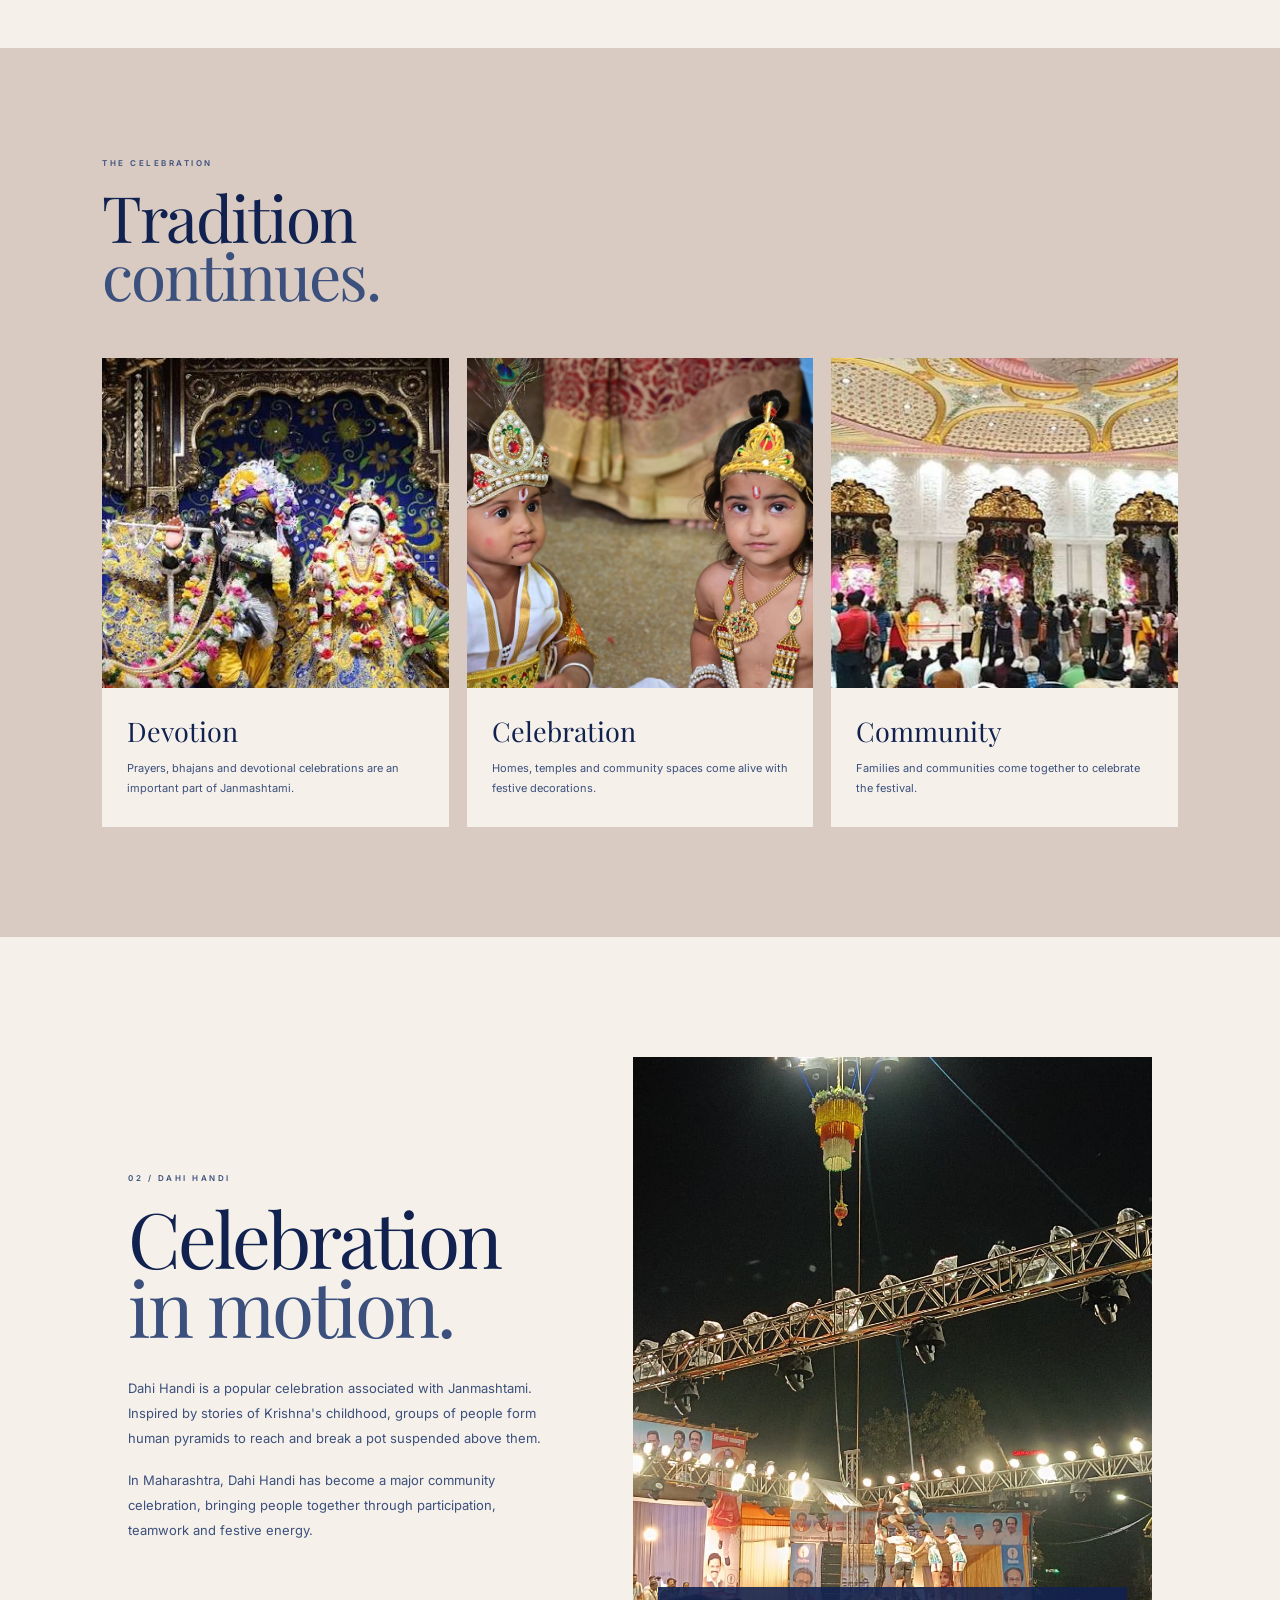
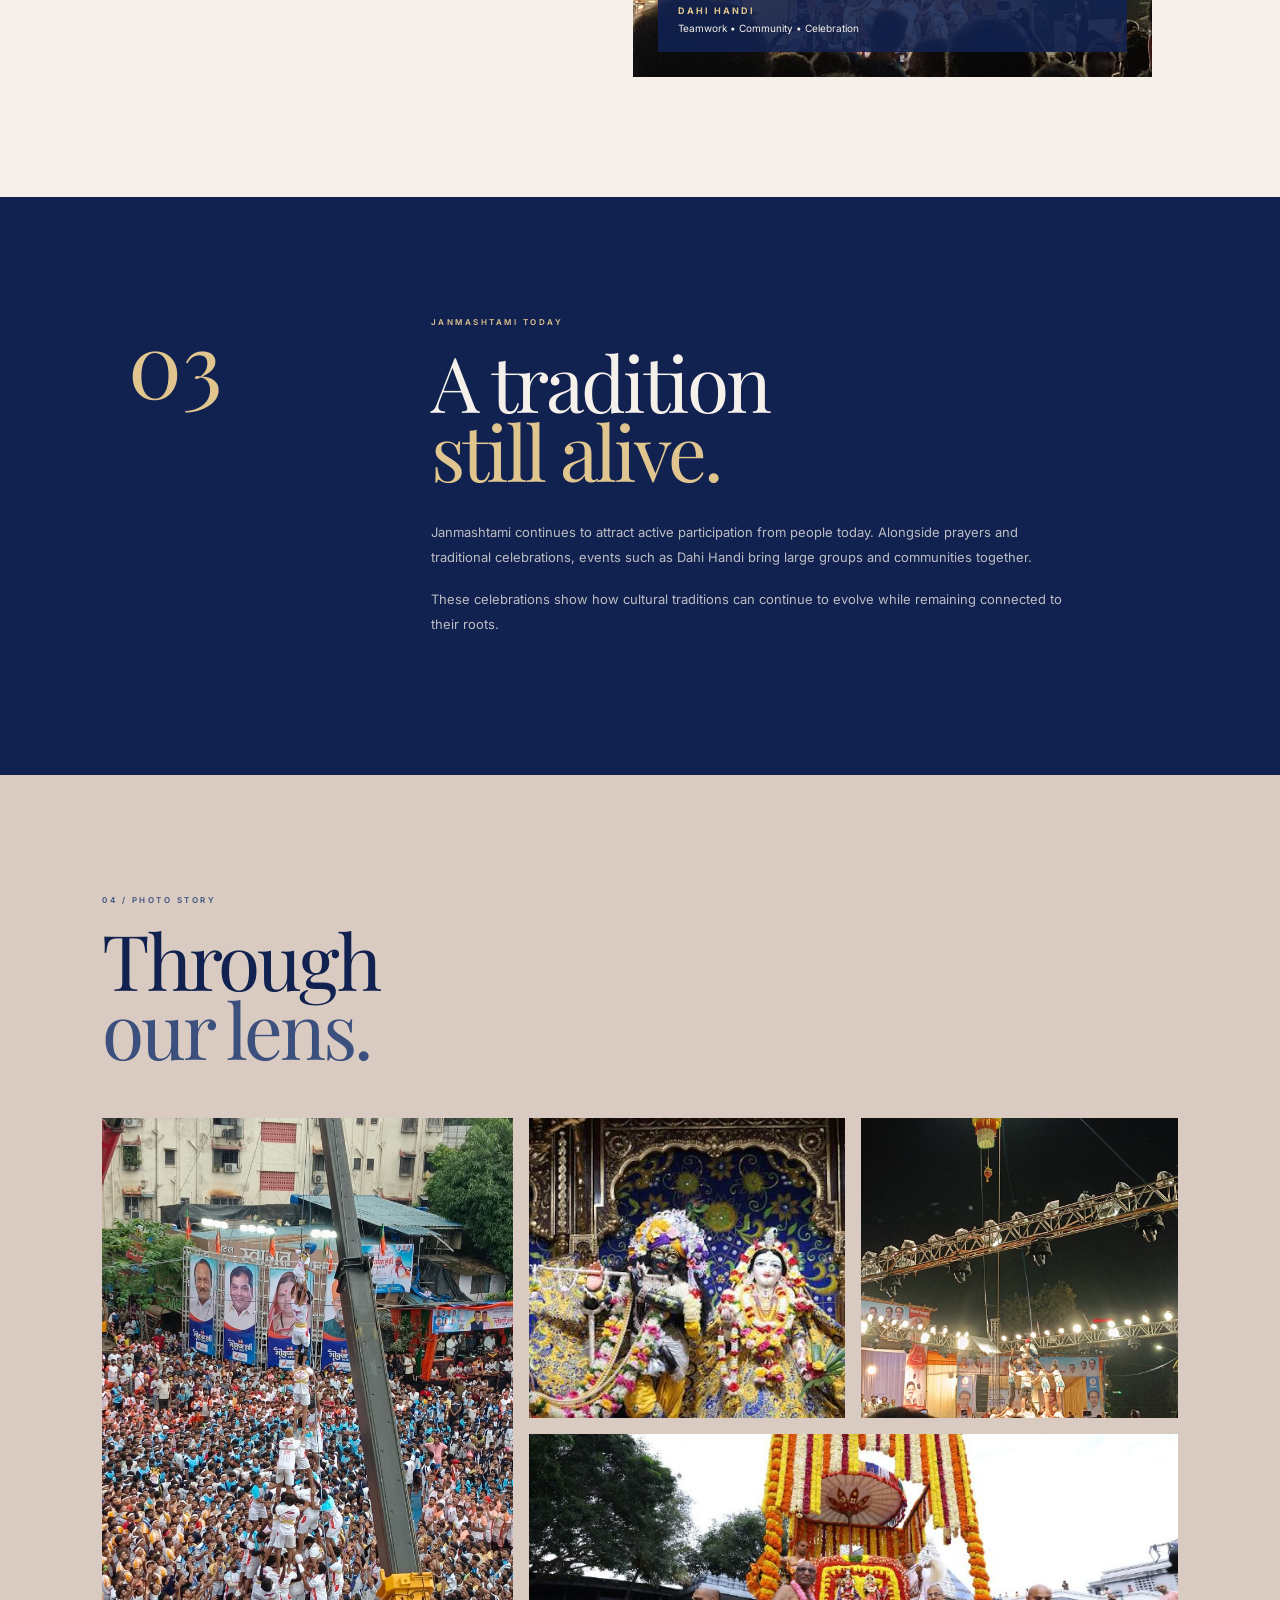
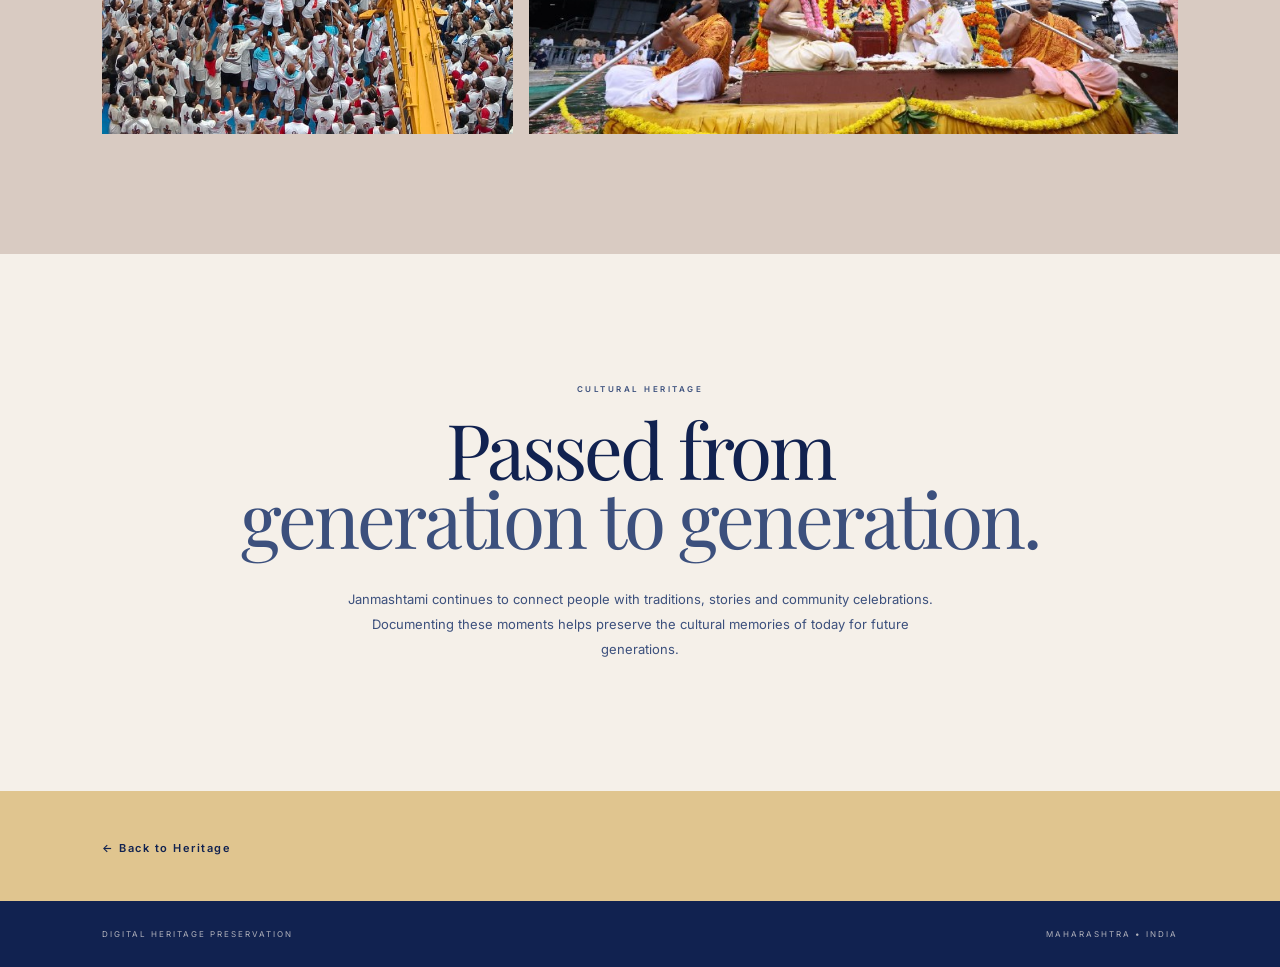
<file: Digital Heritage/janmashtami.html>
<!DOCTYPE html>
<html lang="en">

<head>

    <meta charset="UTF-8">
    <meta name="viewport" content="width=device-width, initial-scale=1.0">

    <title>Krishna Janmashtami | Digital Heritage</title>

    <!-- Google Fonts -->
    <link rel="preconnect" href="https://fonts.googleapis.com">
    <link rel="preconnect" href="https://fonts.gstatic.com" crossorigin>

    <link href="https://fonts.googleapis.com/css2?family=Inter:wght@300;400;500;600&family=Playfair+Display:wght@400;500&display=swap"
        rel="stylesheet">

    <!-- Main CSS -->
    <link rel="stylesheet" href="css/style.css">

</head>


<body class="festival-page">


    <!-- =========================
         NAVBAR
    ========================== -->

    <nav class="festival-navbar">

        <a href="index.html" class="festival-logo">
            DIGITAL HERITAGE
        </a>

        <div class="festival-nav-links">

            <a href="index.html">Home</a>

            <a href="about.html">About</a>

            <a href="heritage.html" class="active">Heritage</a>

        </div>

    </nav>



    <!-- =========================
         HERO
    ========================== -->

    <section class="festival-hero">

        <img
            src="images/heritage/Sri-Krishna-Janmashtami.jpg"
            alt="Krishna Janmashtami celebration"
        >

        <div class="festival-hero-overlay"></div>


        <div class="festival-hero-content">

            <p class="festival-eyebrow">
                CULTURAL HERITAGE / 01
            </p>

            <h1>
                Krishna
                <span>Janmashtami.</span>
            </h1>

            <p>
                A celebration of devotion, tradition
                and community.
            </p>

        </div>


        <div class="festival-location">
            MAHARASHTRA • INDIA
        </div>

    </section>



    <!-- =========================
         JANMASHTAMI INTRO
    ========================== -->

    <section class="festival-intro">

        <div class="festival-intro-image">

            <img
                src="images/heritage/J/3.jpg"
                alt="Krishna Janmashtami"
            >

        </div>


        <div class="festival-intro-content">

            <p class="festival-label">
                01 / JANMASHTAMI
            </p>

            <h2>
                A festival of
                <span>devotion.</span>
            </h2>

            <p>
                Krishna Janmashtami celebrates the birth
                of Lord Krishna. The festival is observed
                with prayers, devotional songs, decorations
                and gatherings of families and communities.
            </p>

            <p>
                Many celebrations continue into the night,
                with devotees gathering for prayers and
                marking the birth of Krishna at midnight.
            </p>

        </div>

    </section>



    <!-- =========================
         JANMASHTAMI HIGHLIGHTS
    ========================== -->

    <section class="festival-highlights">

        <div class="festival-section-title">

            <p class="festival-label">
                THE CELEBRATION
            </p>

            <h2>
                Tradition
                <span>continues.</span>
            </h2>

        </div>


        <div class="festival-highlight-grid">

            <article class="festival-highlight">

                <div class="festival-highlight-image">

                    <img
                        src="images/heritage/J/2.jpeg"
                        alt="Janmashtami celebration"
                    >

                </div>

                <h3>
                    Devotion
                </h3>

                <p>
                    Prayers, bhajans and devotional
                    celebrations are an important part
                    of Janmashtami.
                </p>

            </article>


            <article class="festival-highlight">

                <div class="festival-highlight-image">

                    <img
                        src="images/heritage/J/1.jpg"
                        alt="Janmashtami decorations"
                    >

                </div>

                <h3>
                    Celebration
                </h3>

                <p>
                    Homes, temples and community spaces
                    come alive with festive decorations.
                </p>

            </article>


            <article class="festival-highlight">

                <div class="festival-highlight-image">

                    <img
                        src="images/heritage/J/4.jpeg"
                        alt="Janmashtami community celebration"
                    >

                </div>

                <h3>
                    Community
                </h3>

                <p>
                    Families and communities come together
                    to celebrate the festival.
                </p>

            </article>

        </div>

    </section>



    <!-- =========================
         DAHI HANDI
    ========================== -->

    <section class="dahi-handi">

        <div class="dahi-handi-content">

            <p class="festival-label">
                02 / DAHI HANDI
            </p>

            <h2>
                Celebration
                <span>in motion.</span>
            </h2>

            <p>
                Dahi Handi is a popular celebration associated
                with Janmashtami. Inspired by stories of
                Krishna's childhood, groups of people form
                human pyramids to reach and break a pot
                suspended above them.
            </p>

            <p>
                In Maharashtra, Dahi Handi has become a major
                community celebration, bringing people
                together through participation, teamwork
                and festive energy.
            </p>

        </div>


        <div class="dahi-handi-image">

            <img
                src="images/heritage/J/01.jpeg"
                alt="Dahi Handi celebration"
            >

            <div class="dahi-handi-caption">

                <strong>
                    DAHI HANDI
                </strong>

                <span>
                    Teamwork • Community • Celebration
                </span>

            </div>

        </div>

    </section>



    <!-- =========================
         JANMASHTAMI TODAY
    ========================== -->

    <section class="festival-today">

        <div class="festival-today-number">
            03
        </div>


        <div class="festival-today-content">

            <p class="festival-label">
                JANMASHTAMI TODAY
            </p>

            <h2>
                A tradition
                <span>still alive.</span>
            </h2>

            <p>
                Janmashtami continues to attract active
                participation from people today. Alongside
                prayers and traditional celebrations,
                events such as Dahi Handi bring large
                groups and communities together.
            </p>

            <p>
                These celebrations show how cultural
                traditions can continue to evolve while
                remaining connected to their roots.
            </p>

        </div>

    </section>



    <!-- =========================
         PHOTO STORY
    ========================== -->

    <section class="festival-gallery">

        <div class="festival-gallery-heading">

            <p class="festival-label">
                04 / PHOTO STORY
            </p>

            <h2>
                Through
                <span>our lens.</span>
            </h2>

        </div>


        <div class="festival-gallery-grid">

            <div class="festival-photo festival-photo-large">

                <img
                    src="images/heritage/shalini/02.jpeg"
                    alt="Krishna Janmashtami celebration"
                >

            </div>


            <div class="festival-photo">

                <img
                    src="images/heritage/J/2.jpeg"
                    alt="Janmashtami celebration"
                >

            </div>


            <div class="festival-photo">

                <img
                    src="images/heritage/J/01.jpeg"
                    alt="Dahi Handi celebration"
                >

            </div>


            <div class="festival-photo festival-photo-wide">

                <img
                    src="images/heritage/J/3.jpg"
                    alt="Janmashtami community celebration"
                >

            </div>

        </div>

    </section>



    <!-- =========================
         CULTURAL HERITAGE
    ========================== -->

    <section class="festival-ending">

        <p class="festival-label">
            CULTURAL HERITAGE
        </p>

        <h2>
            Passed from
            <span>generation to generation.</span>
        </h2>

        <p>
            Janmashtami continues to connect people with
            traditions, stories and community celebrations.
            Documenting these moments helps preserve the
            cultural memories of today for future generations.
        </p>

    </section>



    <!-- =========================
         BACK TO HERITAGE
    ========================== -->

    <section class="festival-back">

        <a href="heritage.html">
            ← Back to Heritage
        </a>

    </section>



    <!-- =========================
         FOOTER
    ========================== -->

    <footer class="festival-footer">

        <span>
            DIGITAL HERITAGE PRESERVATION
        </span>

        <span>
            MAHARASHTRA • INDIA
        </span>

    </footer>


</body>

</html>
</file>
<file: Digital Heritage/css/style.css>
/* =================================
   DIGITAL HERITAGE PRESERVATION
   MAIN STYLESHEET
================================= */


/* =================================
   ROOT VARIABLES
================================= */

:root {

    --bg-color: #F5F0E9;

    --text-color: #112250;

    --muted-text: #3C507D;

    --accent-color: #E0C58F;

    --card-color: #D9CBC2;

    --royal-blue: #112250;

    --sapphire: #3C507D;

    --swan-wing: #F5F0E9;

    --shell-stone: #D9CBC2;

    --quick-sand: #E0C58F;
}


/* =================================
   RESET
================================= */

* {
    margin: 0;
    padding: 0;
    box-sizing: border-box;
}


html {
    scroll-behavior: smooth;
}


body {

    min-height: 100vh;

    font-family: "Inter", sans-serif;

    background-color: var(--bg-color);

    color: var(--text-color);
}


img {

    display: block;

    max-width: 100%;
}


a {

    text-decoration: none;

    color: inherit;
}


button,
input,
textarea {

    font-family: inherit;
}


/* =================================
   NAVBAR
================================= */

.navbar {

    position: absolute;

    top: 0;

    left: 0;

    width: 100%;

    padding: 28px 5vw;

    display: flex;

    align-items: center;

    justify-content: flex-end;

    z-index: 20;
}


.nav-links {

    display: flex;

    align-items: center;

    gap: 34px;
}


.nav-links a {

    position: relative;

    color: var(--text-color);

    font-size: 12px;

    font-weight: 500;

    letter-spacing: 1.5px;

    transition:
        color 0.3s ease,
        opacity 0.3s ease;
}


.nav-links a:hover {

    color: var(--sapphire);
}


.nav-links a.active {

    color: var(--royal-blue);
}


.nav-links a::after {

    content: "";

    position: absolute;

    left: 0;

    bottom: -7px;

    width: 0;

    height: 1px;

    background-color: var(--accent-color);

    transition: width 0.3s ease;
}


.nav-links a:hover::after,
.nav-links a.active::after {

    width: 100%;
}


/* =================================
   HOME NAVBAR
================================= */

.home-navbar {

    color: #F3EFE7;
}


.home-navbar .nav-links a {

    color: rgba(243, 239, 231, 0.9);
}


.home-navbar .nav-links a:hover,
.home-navbar .nav-links a.active {

    color: #F3EFE7;
}


/* =================================
   HOME HERO
================================= */

.hero {

    position: relative;

    width: 100%;

    height: 100vh;

    min-height: 650px;

    overflow: hidden;

    background-color: #0D0D0C;

    color: #F3EFE7;
}


/* =================================
   HERO SLIDER
================================= */

.hero-slider {

    position: absolute;

    inset: 0;

    width: 100%;

    height: 100%;

    overflow: hidden;
}


.hero-slide {

    position: absolute;

    inset: 0;

    width: 100%;

    height: 100%;

    transform: translateX(100%);

    transition:
        transform 1.8s cubic-bezier(0.77, 0, 0.18, 1);

    pointer-events: none;
}


.hero-slide.active {

    transform: translateX(0);
}


.hero-slide img {

    width: 100%;

    height: 100%;

    object-fit: cover;
}


/* =================================
   HERO OVERLAY
================================= */

.hero-overlay {

    position: absolute;

    inset: 0;

    background:
        linear-gradient(
            90deg,
            rgba(13, 13, 12, 0.58) 0%,
            rgba(13, 13, 12, 0.38) 30%,
            rgba(13, 13, 12, 0.20) 55%,
            rgba(13, 13, 12, 0.08) 78%,
            rgba(13, 13, 12, 0) 100%
        );

    z-index: 1;

    pointer-events: none;
}


/* =================================
   HERO CONTENT
================================= */

.hero-content {

    position: relative;

    z-index: 2;

    width: min(620px, 90%);

    margin-left: 10vw;

    padding-top: 35px;

    top: 50%;

    transform: translateY(-50%);
}


.hero-label {

    margin-bottom: 18px;

    color: #B89B63;

    font-size: 11px;

    letter-spacing: 3px;

    font-weight: 500;
}


.hero-title {

    margin-bottom: 18px;

    color: #F3EFE7;

    font-family: "Playfair Display", serif;

    font-size: clamp(42px, 5vw, 72px);

    line-height: 0.98;

    letter-spacing: -1.5px;

    font-weight: 500;
}


.hero-title span {

    color: #B89B63;
}


.hero-place {

    margin-bottom: 12px;

    color: #F3EFE7;

    font-family: "Playfair Display", serif;

    font-size: 24px;

    font-weight: 500;
}


.hero-description {

    max-width: 470px;

    margin-bottom: 30px;

    color: rgba(243, 239, 231, 0.82);

    font-size: 14px;

    line-height: 1.8;
}


/* =================================
   HERO BUTTON
================================= */

.hero-button {

    display: inline-flex;

    align-items: center;

    gap: 18px;

    padding: 13px 19px;

    border:
        1px solid
        rgba(224, 197, 143, 0.7);

    color: #F3EFE7;

    font-size: 10px;

    letter-spacing: 1.8px;

    transition:
        background-color 0.3s ease,
        color 0.3s ease,
        transform 0.3s ease;
}


.hero-button span {

    font-size: 17px;

    line-height: 1;
}


.hero-button:hover {

    background-color: #E0C58F;

    color: #112250;

    transform: translateY(-2px);
}


/* =================================
   HERO LOCATION
================================= */

.hero-location {

    position: absolute;

    right: 5vw;

    bottom: 38px;

    z-index: 3;

    color: rgba(243, 239, 231, 0.8);

    font-size: 10px;

    letter-spacing: 2px;
}


/* =================================
   HERO SCROLL INDICATOR
================================= */

.scroll-indicator {

    position: absolute;

    left: 10vw;

    bottom: 35px;

    z-index: 3;

    display: flex;

    align-items: center;

    gap: 14px;

    color: rgba(243, 239, 231, 0.7);

    font-size: 9px;

    letter-spacing: 2px;
}


.scroll-line {

    width: 55px;

    height: 1px;

    background-color:
        rgba(243, 239, 231, 0.55);
}


/* =================================
   HOME HERITAGE SECTION
================================= */

.home-heritage {

    padding: 120px 8vw 110px;

    background-color: var(--bg-color);

    color: var(--royal-blue);
}


/* =================================
   SECTION HEADER
================================= */

.home-section-header {

    max-width: 850px;

    margin-bottom: 65px;
}


.home-section-label {

    display: flex;

    align-items: center;

    gap: 14px;

    margin-bottom: 28px;
}


.home-section-label span {

    color: var(--quick-sand);

    font-size: 10px;

    letter-spacing: 2px;

    font-weight: 600;
}


.home-section-label p {

    color: var(--sapphire);

    font-size: 10px;

    letter-spacing: 2.5px;

    font-weight: 600;
}


.home-section-header h2 {

    margin-bottom: 22px;

    font-family: "Playfair Display", serif;

    color: var(--royal-blue);

    font-size: clamp(42px, 5vw, 68px);

    line-height: 1;

    font-weight: 500;

    letter-spacing: -1.5px;
}


.home-section-header h2 span {

    color: var(--sapphire);
}


.home-section-header > p {

    max-width: 520px;

    color: var(--muted-text);

    font-size: 13px;

    line-height: 1.8;
}


/* =================================
   HERITAGE GRID
================================= */

.home-heritage-grid {

    display: grid;

    grid-template-columns: repeat(3, 1fr);

    gap: 22px;
}


/* =================================
   HERITAGE CARD
================================= */

.heritage-card {

    display: block;

    overflow: hidden;

    background-color: var(--shell-stone);

    transition:
        transform 0.35s ease,
        box-shadow 0.35s ease;
}


.heritage-card:hover {

    transform: translateY(-7px);

    box-shadow:
        0 20px 50px
        rgba(17, 34, 80, 0.14);
}


/* =================================
   CARD IMAGE
================================= */

.heritage-card-image {

    position: relative;

    height: 270px;

    overflow: hidden;
}


.heritage-card-image img {

    width: 100%;

    height: 100%;

    object-fit: cover;

    transition:
        transform 0.7s ease;
}


.heritage-card:hover
.heritage-card-image img {

    transform: scale(1.05);
}


/* =================================
   CARD NUMBER
================================= */

.heritage-card-number {

    position: absolute;

    top: 15px;

    left: 15px;

    display: flex;

    align-items: center;

    justify-content: center;

    width: 30px;

    height: 30px;

    background-color:
        rgba(245, 240, 233, 0.94);

    color: var(--royal-blue);

    font-size: 9px;

    letter-spacing: 1px;

    font-weight: 600;
}


/* =================================
   CARD CONTENT
================================= */

.heritage-card-content {

    padding: 24px 24px 25px;
}


.heritage-card-content > span {

    display: block;

    margin-bottom: 9px;

    color: var(--sapphire);

    font-size: 8px;

    letter-spacing: 2px;

    font-weight: 600;
}


.heritage-card-content h3 {

    margin-bottom: 12px;

    color: var(--royal-blue);

    font-family: "Playfair Display", serif;

    font-size: 27px;

    line-height: 1.1;

    font-weight: 500;
}


.heritage-card-content p {

    min-height: 42px;

    margin-bottom: 22px;

    color: var(--muted-text);

    font-size: 12px;

    line-height: 1.7;
}


/* =================================
   CARD LINK
================================= */

.heritage-card-link {

    display: flex;

    align-items: center;

    justify-content: space-between;

    padding-top: 15px;

    border-top:
        1px solid
        rgba(17, 34, 80, 0.12);

    color: var(--royal-blue);

    font-size: 9px;

    letter-spacing: 1.8px;

    font-weight: 600;
}


.heritage-card-link span {

    font-size: 17px;

    transition:
        transform 0.3s ease;
}


.heritage-card:hover
.heritage-card-link span {

    transform: translateX(5px);
}


/* =================================
   VIEW ALL
================================= */

.home-heritage-footer {

    display: flex;

    justify-content: flex-end;

    margin-top: 45px;
}


.home-heritage-footer a {

    display: inline-flex;

    align-items: center;

    gap: 15px;

    padding-bottom: 8px;

    border-bottom:
        1px solid
        var(--royal-blue);

    color: var(--royal-blue);

    font-size: 9px;

    letter-spacing: 1.8px;

    transition:
        gap 0.3s ease;
}


.home-heritage-footer a:hover {

    gap: 22px;
}


/* =================================
   TABLET
================================= */

@media (max-width: 900px) {

    .home-heritage {

        padding:
            90px 6vw;
    }


    .home-heritage-grid {

        grid-template-columns:
            repeat(2, 1fr);
    }


    .heritage-card-image {

        height: 240px;
    }

}


/* =================================
   MOBILE
================================= */

@media (max-width: 600px) {

    .navbar {

        padding:
            22px 6vw;
    }


    .nav-links {

        gap: 18px;
    }


    .nav-links a {

        font-size: 10px;

        letter-spacing: 1px;
    }


    .hero {

        min-height: 600px;
    }


    .hero-content {

        width: 85%;

        margin-left: 7vw;
    }


    .hero-title {

        font-size:
            clamp(40px, 12vw, 58px);
    }


    .hero-place {

        font-size: 20px;
    }


    .hero-description {

        font-size: 12px;

        max-width: 380px;
    }


    .hero-location {

        right: 6vw;

        bottom: 25px;

        font-size: 8px;
    }


    .scroll-indicator {

        left: 7vw;

        bottom: 25px;

        font-size: 7px;
    }


    .scroll-line {

        width: 35px;
    }


    .home-heritage {

        padding:
            75px 6vw 80px;
    }


    .home-section-header {

        margin-bottom: 45px;
    }


    .home-section-header h2 {

        font-size:
            clamp(38px, 11vw, 55px);
    }


    .home-section-header > p {

        font-size: 12px;
    }


    .home-heritage-grid {

        grid-template-columns: 1fr;

        gap: 18px;
    }


    .heritage-card-image {

        height: 260px;
    }


    .heritage-card-content h3 {

        font-size: 25px;
    }


    .home-heritage-footer {

        justify-content: flex-start;

        margin-top: 35px;
    }

}

/* =================================
   ABOUT PAGE
================================= */

.about-page {
    min-height: 100vh;

    background-color: var(--bg-color);

    color: var(--text-color);
}

/* =================================
   ABOUT PAGE NAVBAR
================================= */

.about-page .navbar {
    position: absolute;
    top: 0;
    left: 0;
    z-index: 100;
    width: 100%;

    display: flex;
    align-items: center;
    justify-content: space-between;

    padding: 22px 5vw;

    color: #F5F0E9;
}

.about-page .nav-logo {
    color: #F5F0E9;
    text-decoration: none;

    font-size: 15px;
    font-weight: 600;
    letter-spacing: 1px;

    white-space: nowrap;
}

.about-page .nav-links {
    display: flex;
    align-items: center;
    gap: 38px;
}

.about-page .nav-links a {
    position: relative;

    color: rgba(245, 240, 233, 0.85);

    text-decoration: none;

    font-size: 12px;
    font-weight: 500;
    letter-spacing: 1px;

    transition: color 0.3s ease;
}

.about-page .nav-links a:hover,
.about-page .nav-links a.active {
    color: #F5F0E9;
}

.about-page .nav-links a.active::after {
    content: "";

    position: absolute;

    left: 0;
    bottom: -10px;

    width: 100%;
    height: 1px;

    background: #E0C58F;
}

/* =================================
   ABOUT HERO
================================= */

.about-hero {
    position: relative;

    height: 82vh;

    min-height: 650px;

    overflow: hidden;

    background-color: #0D0D0C;
}

.about-hero-image {
    position: absolute;

    inset: 0;
}

.about-hero-image img {
    width: 100%;
    height: 100%;

    object-fit: cover;
}

.about-hero-overlay {
    position: absolute;

    inset: 0;

    background:
        linear-gradient(
            90deg,
            rgba(13, 13, 12, 0.72) 0%,
            rgba(13, 13, 12, 0.55) 35%,
            rgba(13, 13, 12, 0.25) 65%,
            rgba(13, 13, 12, 0.08) 100%
        );

    z-index: 1;
}

.about-hero-content {
    position: relative;

    z-index: 2;

    width: min(850px, 90%);

    margin-left: 10vw;

    top: 50%;

    transform: translateY(-50%);

    color: #F3EFE7;
}

.about-label {
    margin-bottom: 20px;

    color: #E0C58F;

    font-size: 11px;

    letter-spacing: 3px;

    font-weight: 500;
}

.about-title {
    margin-bottom: 25px;

    color: #F3EFE7;

    font-family: "Playfair Display", serif;

    font-size: clamp(48px, 7vw, 92px);

    line-height: 0.95;

    letter-spacing: -2px;

    font-weight: 500;
}

.about-title span {
    color: #E0C58F;
}

.about-intro-text {
    max-width: 560px;

    color: rgba(243, 239, 231, 0.82);

    font-size: 14px;

    line-height: 1.8;
}


/* =================================
   ABOUT SECTION LABEL
================================= */

.about-section-label {
    display: flex;

    align-items: center;

    gap: 15px;

    margin-bottom: 55px;

    color: var(--sapphire);
}

.about-section-label span {
    color: var(--accent-color);

    font-size: 12px;

    letter-spacing: 1px;
}

.about-section-label p {
    font-size: 10px;

    letter-spacing: 2.5px;

    font-weight: 600;
}


/* =================================
   ABOUT DEFINITION
================================= */

.about-definition {
    padding: 120px 10vw;

    background-color: var(--bg-color);
}

.definition-grid {
    display: grid;

    grid-template-columns: 1fr 1fr;

    gap: 90px;

    align-items: center;
}

.definition-image {
    width: 100%;

    height: 520px;

    overflow: hidden;
}

.definition-image img {
    width: 100%;
    height: 100%;

    object-fit: cover;

    transition: transform 0.7s ease;
}

.definition-image:hover img {
    transform: scale(1.03);
}

.about-definition-content h2 {
    margin-bottom: 30px;

    color: var(--royal-blue);

    font-family: "Playfair Display", serif;

    font-size: clamp(38px, 4vw, 58px);

    line-height: 1.05;

    font-weight: 500;
}

.about-definition-content h2 span {
    color: var(--sapphire);
}

.about-definition-content p {
    max-width: 520px;

    margin-bottom: 20px;

    color: var(--muted-text);

    font-size: 14px;

    line-height: 1.9;
}


/* =================================
   ABOUT OBJECTIVES
================================= */

.about-objective {
    padding: 120px 10vw;

    background-color: var(--shell-stone);
}

.objective-grid {
    display: grid;

    grid-template-columns: repeat(3, 1fr);

    gap: 24px;
}

.objective-card {
    overflow: hidden;

    background-color: var(--bg-color);

    transition:
        transform 0.35s ease,
        box-shadow 0.35s ease;
}

.objective-card:hover {
    transform: translateY(-7px);

    box-shadow:
        0 18px 45px rgba(17, 34, 80, 0.12);
}

.objective-image {
    height: 280px;

    overflow: hidden;
}

.objective-image img {
    width: 100%;
    height: 100%;

    object-fit: cover;

    transition: transform 0.6s ease;
}

.objective-card:hover .objective-image img {
    transform: scale(1.05);
}

.objective-card-content {
    padding: 28px;
}

.objective-number {
    display: block;

    margin-bottom: 18px;

    color: var(--accent-color);

    font-size: 11px;

    letter-spacing: 2px;
}

.objective-card-content h3 {
    margin-bottom: 14px;

    color: var(--royal-blue);

    font-family: "Playfair Display", serif;

    font-size: 30px;

    font-weight: 500;
}

.objective-card-content p {
    color: var(--muted-text);

    font-size: 13px;

    line-height: 1.8;
}


/* =================================
   ABOUT JOURNEY
================================= */

.about-journey {
    padding: 120px 10vw;

    background-color: var(--bg-color);
}

.journey-content {
    display: grid;

    grid-template-columns: 0.8fr 1.2fr;

    gap: 90px;
}

.journey-heading h2 {
    color: var(--royal-blue);

    font-family: "Playfair Display", serif;

    font-size: clamp(40px, 4vw, 60px);

    line-height: 1.05;

    font-weight: 500;
}

.journey-heading h2 span {
    color: var(--sapphire);
}

.journey-steps {
    display: flex;

    flex-direction: column;
}

.journey-step {
    padding: 20px 0;
}

.journey-step > span {
    display: block;

    margin-bottom: 15px;

    color: var(--accent-color);

    font-size: 11px;

    letter-spacing: 2px;
}

.journey-step h3 {
    margin-bottom: 10px;

    color: var(--royal-blue);

    font-family: "Playfair Display", serif;

    font-size: 25px;

    font-weight: 500;
}

.journey-step p {
    max-width: 480px;

    color: var(--muted-text);

    font-size: 13px;

    line-height: 1.8;
}

.journey-line {
    width: 100%;
    height: 1px;

    background-color: rgba(60, 80, 125, 0.2);
}


/* =================================
   HERITAGE PAGE
================================= */

.heritage-page {
    background-color: var(--bg-color);
    color: var(--royal-blue);
}


/* =================================
   HERITAGE NAVBAR
================================= */

.heritage-navbar {
    position: absolute;
    color: #F3EFE7;
}

.heritage-navbar .nav-links a {
    color: rgba(243, 239, 231, 0.9);
}

.heritage-navbar .nav-links a:hover,
.heritage-navbar .nav-links a.active {
    color: #F3EFE7;
}


/* =================================
   HERITAGE HERO
================================= */

.heritage-hero {
    position: relative;

    height: 68vh;
    min-height: 650px;

    overflow: hidden;

    background-color: #0D0D0C;
}

.heritage-hero img {
    width: 100%;
    height: 100%;

    object-fit: cover;
}

.heritage-hero-overlay {
    position: absolute;
    inset: 0;

    background:
        linear-gradient(
            90deg,
            rgba(13, 13, 12, 0.68),
            rgba(13, 13, 12, 0.25),
            rgba(13, 13, 12, 0.05)
        );
}

.heritage-hero-content {
    position: absolute;

    left: 10vw;
    top: 50%;

    transform: translateY(-50%);

    color: #F3EFE7;
}

.heritage-hero-content p {
    margin-bottom: 20px;

    color: #E0C58F;

    font-size: 10px;

    letter-spacing: 3px;

    font-weight: 600;
}

.heritage-hero-content h1 {
    font-family: "Playfair Display", serif;

    font-size: clamp(48px, 7vw, 90px);

    line-height: 0.95;

    letter-spacing: -2px;

    font-weight: 500;
}

.heritage-hero-content h1 span {
    color: #E0C58F;
}


/* =================================
   HERITAGE INTRO
================================= */

.heritage-intro {
    padding: 120px 10vw 80px;
}

.heritage-intro-label {
    display: flex;

    align-items: center;

    gap: 14px;

    margin-bottom: 45px;
}

.heritage-intro-label span {
    color: var(--quick-sand);

    font-size: 10px;

    letter-spacing: 2px;

    font-weight: 600;
}

.heritage-intro-label p {
    color: var(--sapphire);

    font-size: 10px;

    letter-spacing: 2.5px;

    font-weight: 600;
}

.heritage-intro-content {
    display: grid;

    grid-template-columns: 1fr 0.8fr;

    gap: 100px;

    align-items: end;
}

.heritage-intro-content h2 {
    font-family: "Playfair Display", serif;

    color: var(--royal-blue);

    font-size: clamp(44px, 5vw, 70px);

    line-height: 1;

    font-weight: 500;
}

.heritage-intro-content h2 span {
    color: var(--sapphire);
}

.heritage-intro-content p {
    color: var(--muted-text);

    font-size: 13px;

    line-height: 1.9;
}


/* =================================
   HERITAGE PLACES
================================= */

.heritage-places {
    padding: 40px 8vw 120px;
}

.heritage-place-card {
    display: grid;

    grid-template-columns: 1.15fr 0.85fr;

    min-height: 520px;

    margin-bottom: 80px;

    background-color: var(--shell-stone);

    overflow: hidden;
}

.heritage-place-card.reverse {
    grid-template-columns: 0.85fr 1.15fr;
}

.heritage-place-card.reverse
.heritage-place-image {
    order: 2;
}

.heritage-place-card.reverse
.heritage-place-info {
    order: 1;
}


/* =================================
   PLACE IMAGE
================================= */

.heritage-place-image {
    position: relative;

    min-height: 520px;

    overflow: hidden;
}

.heritage-place-image img {
    width: 100%;
    height: 100%;

    object-fit: cover;

    transition:
        transform 0.8s ease;
}

.heritage-place-card:hover
.heritage-place-image img {
    transform: scale(1.04);
}

.heritage-place-number {
    position: absolute;

    top: 22px;
    left: 22px;

    display: flex;

    align-items: center;
    justify-content: center;

    width: 38px;
    height: 38px;

    background-color:
        rgba(245, 240, 233, 0.94);

    color: var(--royal-blue);

    font-size: 9px;

    letter-spacing: 1px;

    font-weight: 600;
}


/* =================================
   PLACE INFO
================================= */

.heritage-place-info {
    display: flex;

    flex-direction: column;

    justify-content: center;

    padding: 70px;
}

.heritage-place-city {
    margin-bottom: 18px;

    color: var(--sapphire);

    font-size: 9px;

    letter-spacing: 2.5px;

    font-weight: 600;
}

.heritage-place-info h2 {
    margin-bottom: 22px;

    color: var(--royal-blue);

    font-family: "Playfair Display", serif;

    font-size: clamp(36px, 4vw, 55px);

    line-height: 1;

    font-weight: 500;
}

.heritage-place-info p {
    max-width: 440px;

    margin-bottom: 35px;

    color: var(--muted-text);

    font-size: 13px;

    line-height: 1.9;
}

.heritage-place-info a {
    display: inline-flex;

    align-items: center;

    gap: 16px;

    width: fit-content;

    padding-bottom: 9px;

    border-bottom:
        1px solid
        var(--royal-blue);

    color: var(--royal-blue);

    font-size: 9px;

    letter-spacing: 1.8px;

    font-weight: 600;

    transition:
        gap 0.3s ease;
}

.heritage-place-info a:hover {
    gap: 24px;
}

.heritage-place-info a span {
    font-size: 16px;
}


/* =================================
   CULTURAL HERITAGE
================================= */

.cultural-heritage {
    padding: 120px 8vw;

    background-color: var(--shell-stone);
}

.cultural-heading {
    max-width: 850px;

    margin-bottom: 60px;
}

.cultural-heading h2 {
    margin-bottom: 25px;

    color: var(--royal-blue);

    font-family: "Playfair Display", serif;

    font-size: clamp(44px, 5vw, 70px);

    line-height: 1;

    font-weight: 500;
}

.cultural-heading h2 span {
    color: var(--sapphire);
}

.cultural-heading > p {
    max-width: 600px;

    color: var(--muted-text);

    font-size: 13px;

    line-height: 1.9;
}


/* =================================
   FESTIVAL GRID
================================= */

.festival-grid {
    display: grid;

    grid-template-columns:
        repeat(2, 1fr);

    gap: 24px;
}


/* =================================
   FESTIVAL CARD
================================= */

.festival-card {
    overflow: hidden;

    background-color: var(--bg-color);

    transition:
        transform 0.35s ease,
        box-shadow 0.35s ease;
}

.festival-card:hover {
    transform: translateY(-7px);

    box-shadow:
        0 20px 50px
        rgba(17, 34, 80, 0.14);
}


/* =================================
   FESTIVAL IMAGE
================================= */

.festival-image {
    position: relative;

    height: 360px;

    overflow: hidden;
}

.festival-image img {
    width: 100%;
    height: 100%;

    object-fit: cover;

    transition:
        transform 0.7s ease;
}

.festival-card:hover
.festival-image img {
    transform: scale(1.05);
}

.festival-image span {
    position: absolute;

    top: 18px;
    left: 18px;

    display: flex;

    align-items: center;
    justify-content: center;

    width: 32px;
    height: 32px;

    background-color:
        rgba(245, 240, 233, 0.94);

    color: var(--royal-blue);

    font-size: 9px;

    font-weight: 600;
}


/* =================================
   FESTIVAL CONTENT
================================= */

.festival-content {
    padding: 25px;
}

.festival-content p {
    margin-bottom: 10px;

    color: var(--sapphire);

    font-size: 8px;

    letter-spacing: 2px;

    font-weight: 600;
}

.festival-content h3 {
    margin-bottom: 22px;

    color: var(--royal-blue);

    font-family: "Playfair Display", serif;

    font-size: 31px;

    font-weight: 500;
}

.festival-content > div {
    display: flex;

    align-items: center;

    justify-content: space-between;

    padding-top: 15px;

    border-top:
        1px solid
        rgba(17, 34, 80, 0.12);

    color: var(--royal-blue);

    font-size: 9px;

    letter-spacing: 1.8px;

    font-weight: 600;
}

.festival-content > div span {
    font-size: 17px;

    transition:
        transform 0.3s ease;
}

.festival-card:hover
.festival-content > div span {
    transform: translateX(5px);
}


/* =================================
   FOOTER
================================= */

.simple-footer {
    display: flex;

    align-items: center;

    justify-content: space-between;

    padding: 30px 8vw;

    background-color: var(--royal-blue);

    color: var(--bg-color);
}

.simple-footer p {
    font-size: 9px;

    letter-spacing: 2px;

    font-weight: 600;
}

.simple-footer span {
    color: var(--quick-sand);

    font-size: 8px;

    letter-spacing: 2px;
}


/* =================================
   HERITAGE MOBILE
================================= */

@media (max-width: 800px) {

    .heritage-hero {
        height: 60vh;
    }

    .heritage-intro {
        padding:
            80px 7vw 60px;
    }

    .heritage-intro-content {
        grid-template-columns: 1fr;

        gap: 30px;
    }

    .heritage-places {
        padding:
            20px 5vw 80px;
    }

    .heritage-place-card,
    .heritage-place-card.reverse {
        grid-template-columns: 1fr;

        margin-bottom: 35px;
    }

    .heritage-place-card.reverse
    .heritage-place-image {
        order: 1;
    }

    .heritage-place-card.reverse
    .heritage-place-info {
        order: 2;
    }

    .heritage-place-image {
        min-height: 350px;
    }

    .heritage-place-info {
        padding: 45px 30px;
    }

    .cultural-heritage {
        padding:
            80px 6vw;
    }

    .festival-grid {
        grid-template-columns: 1fr;
    }

    .festival-image {
        height: 300px;
    }

    .simple-footer {
        flex-direction: column;

        align-items: flex-start;

        gap: 12px;
    }
}


/* =================================
   PLACE DETAIL PAGES
================================= */

.place-page {
    background-color: var(--bg-color);
    color: var(--royal-blue);
}


/* =================================
   NAVBAR
================================= */

.place-navbar {
    position: absolute;

    color: #F3EFE7;
}

.place-navbar .nav-links a {
    color: rgba(243, 239, 231, 0.9);
}

.place-navbar .nav-links a:hover,
.place-navbar .nav-links a.active {
    color: #F3EFE7;
}


/* =================================
   HERO
================================= */

.place-hero {
    position: relative;

    height: 88vh;
    min-height: 650px;

    overflow: hidden;

    background-color: #0D0D0C;
}

.place-hero > img {
    width: 100%;
    height: 100%;

    object-fit: cover;
}

.place-hero-overlay {
    position: absolute;

    inset: 0;

    background:
        linear-gradient(
            90deg,
            rgba(13, 13, 12, 0.72) 0%,
            rgba(13, 13, 12, 0.42) 38%,
            rgba(13, 13, 12, 0.12) 75%,
            rgba(13, 13, 12, 0.02) 100%
        );
}

.place-hero-content {
    position: absolute;

    left: 10vw;
    top: 50%;

    transform: translateY(-50%);

    color: #F3EFE7;
}

.place-hero-label {
    margin-bottom: 22px;

    color: #E0C58F;

    font-size: 10px;

    letter-spacing: 3px;

    font-weight: 600;
}

.place-hero-content h1 {
    margin-bottom: 25px;

    font-family: "Playfair Display", serif;

    font-size: clamp(58px, 8vw, 105px);

    line-height: 0.9;

    letter-spacing: -3px;

    font-weight: 500;
}

.place-hero-content h1 span {
    color: #E0C58F;
}

.place-hero-subtitle {
    color: rgba(243, 239, 231, 0.82);

    font-size: 13px;

    letter-spacing: 0.3px;
}

.place-hero-bottom {
    position: absolute;

    left: 10vw;
    right: 5vw;
    bottom: 35px;

    display: flex;

    justify-content: space-between;

    color: rgba(243, 239, 231, 0.7);

    font-size: 8px;

    letter-spacing: 2px;
}


/* =================================
   SECTION LABEL
================================= */

.place-section-label {
    display: flex;

    align-items: center;

    gap: 14px;

    margin-bottom: 45px;
}

.place-section-label span {
    color: var(--quick-sand);

    font-size: 10px;

    letter-spacing: 2px;

    font-weight: 600;
}

.place-section-label p {
    color: var(--sapphire);

    font-size: 10px;

    letter-spacing: 2.5px;

    font-weight: 600;
}


/* =================================
   INTRO
================================= */

.place-intro {
    padding: 120px 10vw;
}

.place-intro-grid {
    display: grid;

    grid-template-columns: 1fr 0.8fr;

    gap: 100px;

    align-items: start;
}

.place-intro-grid h2 {
    color: var(--royal-blue);

    font-family: "Playfair Display", serif;

    font-size: clamp(46px, 5vw, 72px);

    line-height: 0.98;

    font-weight: 500;
}

.place-intro-grid h2 span {
    color: var(--sapphire);
}

.place-intro-grid div p {
    margin-bottom: 22px;

    color: var(--muted-text);

    font-size: 13px;

    line-height: 1.9;
}


/* =================================
   SIGNIFICANCE
================================= */

.place-significance {
    display: grid;

    grid-template-columns: 1fr 1fr;

    min-height: 650px;

    background-color: var(--shell-stone);
}

.place-significance-image {
    overflow: hidden;
}

.place-significance-image img {
    width: 100%;
    height: 100%;

    object-fit: cover;
}

.place-significance-content {
    display: flex;

    flex-direction: column;

    justify-content: center;

    padding: 80px;
}

.place-significance-content .place-section-label {
    margin-bottom: 35px;
}

.place-significance-content h2 {
    margin-bottom: 28px;

    color: var(--royal-blue);

    font-family: "Playfair Display", serif;

    font-size: clamp(45px, 5vw, 68px);

    line-height: 0.98;

    font-weight: 500;
}

.place-significance-content h2 span {
    color: var(--sapphire);
}

.place-significance-content > p {
    max-width: 500px;

    margin-bottom: 35px;

    color: var(--muted-text);

    font-size: 13px;

    line-height: 1.9;
}


/* =================================
   FACTS
================================= */

.place-fact {
    display: flex;

    flex-direction: column;

    gap: 7px;

    padding: 17px 0;

    border-top:
        1px solid
        rgba(17, 34, 80, 0.15);
}

.place-fact span {
    color: var(--sapphire);

    font-size: 8px;

    letter-spacing: 2px;

    font-weight: 600;
}

.place-fact strong {
    color: var(--royal-blue);

    font-size: 12px;

    font-weight: 500;
}


/* =================================
   OUR VISIT
================================= */

.place-visit {
    padding: 120px 8vw;
}

.place-visit-heading {
    display: grid;

    grid-template-columns: 1fr 0.7fr;

    gap: 100px;

    align-items: end;

    margin-bottom: 60px;
}

.place-visit-heading h2 {
    color: var(--royal-blue);

    font-family: "Playfair Display", serif;

    font-size: clamp(46px, 5vw, 72px);

    line-height: 0.98;

    font-weight: 500;
}

.place-visit-heading h2 span {
    color: var(--sapphire);
}

.place-visit-heading p {
    color: var(--muted-text);

    font-size: 13px;

    line-height: 1.9;
}

.place-visit-main-image {
    width: 100%;

    height: 600px;

    overflow: hidden;
}

.place-visit-main-image img {
    width: 100%;
    height: 100%;

    object-fit: cover;

    transition:
        transform 0.8s ease;
}

.place-visit-main-image:hover img {
    transform: scale(1.03);
}


/* =================================
   GALLERY
================================= */

.place-gallery {
    padding: 0 8vw 120px;
}

.place-gallery-grid {
    display: grid;

    grid-template-columns:
        1.2fr 0.8fr 0.8fr;

    gap: 15px;
}

.gallery-image {
    height: 330px;

    overflow: hidden;
}

.gallery-image img {
    width: 100%;
    height: 100%;

    object-fit: cover;

    transition:
        transform 0.7s ease;
}

.gallery-image:hover img {
    transform: scale(1.05);
}


/* =================================
   BACK
================================= */

.place-back {
    display: flex;

    justify-content: center;

    padding:
        30px 8vw 100px;
}

.place-back a {
    display: flex;

    align-items: center;

    gap: 15px;

    padding-bottom: 10px;

    border-bottom:
        1px solid
        var(--royal-blue);

    color: var(--royal-blue);

    font-size: 9px;

    letter-spacing: 2px;

    font-weight: 600;

    transition:
        gap 0.3s ease;
}

.place-back a:hover {
    gap: 23px;
}

.place-back a span {
    font-size: 16px;
}


/* =================================
   MOBILE
================================= */

@media (max-width: 800px) {

    .place-hero {
        height: 75vh;

        min-height: 550px;
    }

    .place-hero-content {
        left: 7vw;
    }

    .place-hero-content h1 {
        font-size: clamp(52px, 15vw, 80px);
    }

    .place-hero-bottom {
        left: 7vw;
        right: 7vw;
    }

    .place-intro {
        padding:
            80px 7vw;
    }

    .place-intro-grid {
        grid-template-columns: 1fr;

        gap: 35px;
    }

    .place-significance {
        grid-template-columns: 1fr;
    }

    .place-significance-image {
        height: 450px;
    }

    .place-significance-content {
        padding: 70px 7vw;
    }

    .place-visit {
        padding:
            80px 7vw;
    }

    .place-visit-heading {
        grid-template-columns: 1fr;

        gap: 30px;
    }

    .place-visit-main-image {
        height: 400px;
    }

    .place-gallery {
        padding:
            0 7vw 80px;
    }

    .place-gallery-grid {
        grid-template-columns: 1fr;

        gap: 12px;
    }

    .gallery-image {
        height: 300px;
    }

}
/* =========================================================
   GATEWAY OF INDIA — EDITORIAL DETAIL PAGE
========================================================= */


/* =========================================================
   BASE
========================================================= */

.gateway-page {
    background: #F5F0E9;
    color: #112250;
}

.gateway-page img {
    display: block;
}


/* =========================================================
   NAVBAR
========================================================= */

.gateway-navbar {
    position: absolute;
    z-index: 20;

    top: 0;
    left: 0;

    width: 100%;

    color: #F5F0E9;
}

.gateway-navbar .nav-links a {
    color: rgba(245, 240, 233, 0.85);
}

.gateway-navbar .nav-links a:hover,
.gateway-navbar .nav-links a.active {
    color: #F5F0E9;
}


/* =========================================================
   HERO
========================================================= */

.gateway-hero {
    position: relative;

    height: 94vh;
    min-height: 680px;

    overflow: hidden;

    background: #0D0D0C;
}

.gateway-hero > img {
    width: 100%;
    height: 100%;

    object-fit: cover;

    animation: gatewayHeroZoom 12s ease-out forwards;
}

@keyframes gatewayHeroZoom {

    from {
        transform: scale(1.08);
    }

    to {
        transform: scale(1);
    }

}

.gateway-hero-shade {
    position: absolute;

    inset: 0;

    background:
        linear-gradient(
            90deg,
            rgba(10, 10, 9, 0.78) 0%,
            rgba(10, 10, 9, 0.43) 42%,
            rgba(10, 10, 9, 0.08) 100%
        );
}

.gateway-hero-content {
    position: absolute;

    left: 10vw;
    top: 50%;

    transform: translateY(-45%);

    max-width: 850px;

    color: #F5F0E9;
}

.gateway-eyebrow {
    margin-bottom: 28px;

    color: #E0C58F;

    font-size: 9px;

    letter-spacing: 3px;

    font-weight: 600;
}

.gateway-hero-content h1 {
    margin: 0;

    font-family: "Playfair Display", serif;

    font-size: clamp(70px, 10vw, 145px);

    line-height: 0.84;

    letter-spacing: -5px;

    font-weight: 400;
}

.gateway-hero-content h1 span {
    display: block;

    color: #E0C58F;

    font-style: normal;
}

.gateway-hero-description {
    max-width: 350px;

    margin-top: 42px;

    color: rgba(245, 240, 233, 0.76);

    font-size: 13px;

    line-height: 1.8;
}

.gateway-hero-location {
    position: absolute;

    left: 10vw;
    right: 6vw;
    bottom: 35px;

    display: flex;

    justify-content: space-between;

    color: rgba(245, 240, 233, 0.7);

    font-size: 8px;

    letter-spacing: 2.5px;
}

.gateway-scroll {
    position: absolute;

    right: 5vw;
    bottom: 34px;

    display: flex;

    align-items: center;

    gap: 12px;

    color: rgba(245, 240, 233, 0.7);

    writing-mode: vertical-rl;
}

.gateway-scroll span {
    width: 1px;
    height: 45px;

    background: rgba(245, 240, 233, 0.5);
}

.gateway-scroll p {
    font-size: 7px;

    letter-spacing: 2px;
}


/* =========================================================
   SHARED LABEL
========================================================= */

.gateway-small-label {
    margin-bottom: 22px;

    color: #3C507D;

    font-size: 8px;

    letter-spacing: 2.5px;

    font-weight: 600;
}


/* ==========================================
   INTRODUCTION
=========================================== */

.gateway-intro {
    display: grid;

    grid-template-columns: 1fr 1fr;

    gap: 80px;

    align-items: center;

    padding: 120px 10vw;
}

.gateway-intro-content {
    max-width: 600px;
}

.gateway-intro-content h2 {
    margin-bottom: 35px;

    color: #112250;

    font-family: "Playfair Display", serif;

    font-size: clamp(55px, 6vw, 85px);

    line-height: .9;

    font-weight: 400;

    letter-spacing: -3px;
}

.gateway-intro-content h2 em {
    display: block;

    color: #3C507D;

    font-style: normal;
}

.gateway-intro-description {
    max-width: 500px;

    margin-bottom: 18px;

    color: #3C507D;

    font-size: 13px;

    line-height: 1.9;
}

.gateway-intro-image {
    height: 580px;

    overflow: hidden;
}

.gateway-intro-image img {
    width: 100%;
    height: 100%;

    object-fit: cover;

    transition: transform .8s ease;
}

.gateway-intro-image:hover img {
    transform: scale(1.03);
}

/* ==========================================
   ARCHITECTURE
=========================================== */

.gateway-architecture {
    padding: 100px 8vw;

    background: #D9CBC2;
}

.gateway-section-heading {
    display: grid;

    grid-template-columns: 1fr .6fr;

    gap: 80px;

    align-items: end;

    margin-bottom: 55px;
}

.gateway-section-heading h2 {
    color: #112250;

    font-family: "Playfair Display", serif;

    font-size: clamp(48px, 5.5vw, 75px);

    line-height: .9;

    font-weight: 400;

    letter-spacing: -2px;
}

.gateway-section-heading h2 em {
    display: block;

    color: #3C507D;

    font-style: normal;
}

.gateway-heading-description {
    color: #3C507D;

    font-size: 12px;

    line-height: 1.8;
}


/* CARDS */

.architecture-cards {
    display: grid;

    grid-template-columns: repeat(3, 1fr);

    gap: 16px;
}

.architecture-card {
    min-height: 310px;

    padding: 30px;

    background: #F5F0E9;

    transition:
        transform .35s ease,
        box-shadow .35s ease;
}

.architecture-card:hover {
    transform: translateY(-6px);

    box-shadow:
        0 15px 35px
        rgba(17, 34, 80, .10);
}

.architecture-number {
    display: block;

    margin-bottom: 45px;

    color: #E0C58F;

    font-size: 10px;

    letter-spacing: 2px;

    font-weight: 600;
}

.architecture-card-label {
    margin-bottom: 10px;

    color: #3C507D;

    font-size: 8px;

    letter-spacing: 2px;

    font-weight: 600;
}

.architecture-card h3 {
    margin-bottom: 18px;

    color: #112250;

    font-family: "Playfair Display", serif;

    font-size: 30px;

    line-height: 1;

    font-weight: 400;
}

.architecture-card > p:last-child {
    color: #3C507D;

    font-size: 11px;

    line-height: 1.8;
}


/* =========================================================
   IMAGE BREAK
========================================================= */

.gateway-image-break {
    position: relative;

    height: 75vh;
    min-height: 550px;

    overflow: hidden;

    background: #111;
}

.gateway-image-break img {
    width: 100%;
    height: 100%;

    object-fit: cover;

    transition:
        transform 1s ease;
}

.gateway-image-break:hover img {
    transform: scale(1.025);
}

.gateway-image-break::after {
    content: "";

    position: absolute;

    inset: 0;

    background:
        linear-gradient(
            0deg,
            rgba(10, 10, 9, 0.65),
            transparent 55%
        );
}

.image-break-caption {
    position: absolute;

    z-index: 2;

    left: 8vw;
    right: 8vw;
    bottom: 45px;

    display: flex;

    justify-content: space-between;

    align-items: end;

    color: #F5F0E9;
}

.image-break-caption span {
    color: #E0C58F;

    font-size: 8px;

    letter-spacing: 3px;
}

.image-break-caption p {
    max-width: 300px;

    font-family: "Playfair Display", serif;

    font-size: 22px;

    line-height: 1.2;
}


/* ==========================================
   HISTORY
=========================================== */

.gateway-history {
    padding: 110px 8vw;

    background: #F5F0E9;
}

.gateway-history-heading {
    display: grid;

    grid-template-columns: 1fr .6fr;

    gap: 80px;

    align-items: end;

    margin-bottom: 55px;
}

.gateway-history-heading h2 {
    color: #112250;

    font-family: "Playfair Display", serif;

    font-size: clamp(48px, 5.5vw, 75px);

    line-height: .9;

    font-weight: 400;

    letter-spacing: -2px;
}

.gateway-history-heading h2 em {
    display: block;

    color: #3C507D;

    font-style: normal;
}

.gateway-history-heading > p {
    color: #3C507D;

    font-size: 12px;

    line-height: 1.8;
}


/* HISTORY CARDS */

.history-cards {
    display: grid;

    grid-template-columns: repeat(3, 1fr);

    gap: 16px;
}

.history-card {
    min-height: 300px;

    padding: 30px;

    border:
        1px solid
        rgba(17, 34, 80, .13);

    background: #D9CBC2;

    transition:
        transform .35s ease,
        background .35s ease;
}

.history-card:hover {
    transform: translateY(-5px);

    background: #E0C58F;
}

.history-card > span {
    display: block;

    margin-bottom: 40px;

    color: #B89B63;

    font-size: 10px;

    letter-spacing: 2px;
}

.history-card > p:first-of-type {
    margin-bottom: 12px;

    color: #3C507D;

    font-size: 8px;

    letter-spacing: 2px;

    font-weight: 600;
}

.history-card h3 {
    color: #112250;

    font-family: "Playfair Display", serif;

    font-size: 28px;

    line-height: 1;

    font-weight: 400;
}

.history-card-line {
    width: 35px;

    height: 1px;

    margin:
        25px 0 18px;

    background: #B89B63;
}

.history-description {
    color: #3C507D;

    font-size: 11px;

    line-height: 1.8;
}

/* =========================================================
   1948 FEATURE
========================================================= */

.gateway-1948 {
    position: relative;

    min-height: 600px;

    display: flex;

    align-items: center;

    overflow: hidden;

    padding: 100px 10vw;

    background: #112250;

    color: #F5F0E9;
}

.gateway-1948-number {
    position: absolute;

    right: -2vw;
    bottom: -7vw;

    color: rgba(224, 197, 143, 0.1);

    font-family: "Playfair Display", serif;

    font-size: 28vw;

    line-height: 0.7;

    font-weight: 400;
}

.gateway-1948-content {
    position: relative;

    z-index: 2;

    max-width: 600px;
}

.gateway-1948-content .gateway-small-label {
    color: #E0C58F;
}

.gateway-1948-content h2 {
    margin-bottom: 35px;

    color: #F5F0E9;

    font-family: "Playfair Display", serif;

    font-size: clamp(60px, 8vw, 110px);

    line-height: 0.85;

    font-weight: 400;

    letter-spacing: -3px;
}

.gateway-1948-content h2 em {
    display: block;

    color: #E0C58F;

    font-style: normal;
}

.gateway-1948-content > p {
    max-width: 500px;

    margin-bottom: 45px;

    color: rgba(245, 240, 233, 0.72);

    font-size: 13px;

    line-height: 1.9;
}

.gateway-1948-date {
    display: flex;

    flex-direction: column;

    gap: 8px;

    padding-top: 20px;

    border-top:
        1px solid
        rgba(245, 240, 233, 0.2);
}

.gateway-1948-date strong {
    color: #F5F0E9;

    font-size: 10px;

    letter-spacing: 3px;
}

.gateway-1948-date span {
    color: rgba(245, 240, 233, 0.55);

    font-size: 10px;
}


/* =========================================================
   VISIT
========================================================= */

.gateway-visit {
    padding: 150px 8vw;
}

.gateway-visit-heading {
    display: grid;

    grid-template-columns: 1fr 0.5fr;

    gap: 100px;

    align-items: end;

    margin-bottom: 75px;
}

.gateway-visit-heading h2 {
    color: #112250;

    font-family: "Playfair Display", serif;

    font-size: clamp(55px, 7vw, 95px);

    line-height: 0.88;

    font-weight: 400;

    letter-spacing: -3px;
}

.gateway-visit-heading h2 em {
    display: block;

    color: #3C507D;

    font-style: normal;
}

.gateway-visit-heading > p {
    color: #3C507D;

    font-size: 12px;

    line-height: 1.9;
}

.gateway-visit-image {
    position: relative;

    height: 78vh;
    min-height: 550px;

    overflow: hidden;
}

.gateway-visit-image img {
    width: 100%;
    height: 100%;

    object-fit: cover;

    transition:
        transform 1s ease;
}

.gateway-visit-image:hover img {
    transform: scale(1.025);
}

.visit-image-label {
    position: absolute;

    z-index: 2;

    left: 30px;
    right: 30px;
    bottom: 25px;

    display: flex;

    justify-content: space-between;

    color: #F5F0E9;

    font-size: 8px;

    letter-spacing: 2.5px;
}


/* =========================================================
   GALLERY
========================================================= */

.gateway-gallery {
    padding: 30px 8vw 150px;
}

.gateway-gallery-heading {
    margin-bottom: 70px;
}

.gateway-gallery-heading h2 {
    color: #112250;

    font-family: "Playfair Display", serif;

    font-size: clamp(55px, 7vw, 95px);

    line-height: 0.9;

    font-weight: 400;

    letter-spacing: -3px;
}

.gateway-gallery-heading h2 em {
    color: #3C507D;

    font-style: normal;
}

.gateway-gallery-grid {
    display: grid;

    grid-template-columns: 1.35fr 0.65fr;

    grid-template-rows: 300px 300px;

    gap: 16px;
}

.gallery-large {
    grid-row: 1 / 3;

    overflow: hidden;
}

.gallery-small {
    overflow: hidden;
}

.gallery-large img,
.gallery-small img {
    width: 100%;
    height: 100%;

    object-fit: cover;

    transition:
        transform 0.8s ease;
}

.gallery-large:hover img,
.gallery-small:hover img {
    transform: scale(1.04);
}


/* =========================================================
   NEXT
========================================================= */

.gateway-next {
    display: flex;

    flex-direction: column;

    align-items: center;

    gap: 25px;

    padding:
        90px 20px 110px;

    border-top:
        1px solid
        rgba(17, 34, 80, 0.12);
}

.gateway-next > p {
    color: #3C507D;

    font-size: 8px;

    letter-spacing: 3px;

    font-weight: 600;
}

.gateway-next a {
    display: flex;

    align-items: center;

    gap: 15px;

    color: #112250;

    font-size: 9px;

    letter-spacing: 2px;

    font-weight: 600;

    transition:
        gap 0.3s ease;
}

.gateway-next a:hover {
    gap: 25px;
}

.gateway-next a span {
    font-size: 18px;
}


/* =========================================================
   MOBILE
========================================================= */

@media (max-width: 800px) {


    /* HERO */

    .gateway-hero {
        height: 85vh;

        min-height: 600px;
    }

    .gateway-hero-content {
        left: 7vw;
        right: 7vw;
    }

    .gateway-hero-content h1 {
        font-size:
            clamp(65px, 17vw, 100px);

        letter-spacing: -3px;
    }

    .gateway-hero-location {
        left: 7vw;
        right: 7vw;
    }

    .gateway-scroll {
        display: none;
    }


    /* INTRO */

    .gateway-intro {
        grid-template-columns: 1fr;

        gap: 20px;

        padding:
            100px 7vw;
    }

    .gateway-intro-number {
        font-size: 18px;
    }

    .gateway-intro-content h2 {
        margin-bottom: 40px;

        font-size:
            clamp(50px, 14vw, 80px);
    }

    .gateway-intro-text {
        grid-template-columns: 1fr;

        gap: 20px;
    }


    /* ARCHITECTURE */

    .gateway-architecture {
        padding:
            100px 7vw;
    }

    .gateway-section-heading {
        grid-template-columns: 1fr;

        gap: 30px;

        margin-bottom: 60px;
    }

    .gateway-section-heading h2 {
        font-size:
            clamp(50px, 14vw, 80px);
    }

    .architecture-feature {
        grid-template-columns: 45px 1fr;

        gap: 20px;

        padding: 45px 0;
    }

    .architecture-feature-text {
        grid-column: 2;

        justify-self: start;
    }

    .architecture-feature-title h3 {
        font-size: 40px;
    }


    /* IMAGE */

    .gateway-image-break {
        height: 60vh;

        min-height: 450px;
    }

    .image-break-caption {
        left: 7vw;
        right: 7vw;
    }


    /* HISTORY */

    .gateway-history {
        padding:
            100px 7vw;
    }

    .gateway-history-heading {
        grid-template-columns: 1fr;

        gap: 25px;

        margin-bottom: 65px;
    }

    .gateway-history-heading h2 {
        font-size:
            clamp(50px, 14vw, 80px);
    }

    .history-line {
        display: none;
    }

    .history-item {
        grid-template-columns: 45px 1fr;

        gap: 20px;

        min-height: auto;

        margin-bottom: 60px;
    }

    .history-year {
        grid-column: 1 / 3;
    }

    .history-marker {
        grid-row: 2;

        width: 38px;
        height: 38px;
    }

    .history-content {
        grid-column: 2;

        padding-bottom: 0;
    }

    .history-content h3 {
        font-size: 32px;
    }


    /* 1948 */

    .gateway-1948 {
        min-height: 600px;

        padding:
            90px 7vw;
    }

    .gateway-1948-number {
        font-size: 55vw;

        right: -5vw;
    }

    .gateway-1948-content h2 {
        font-size:
            clamp(60px, 17vw, 100px);
    }


    /* VISIT */

    .gateway-visit {
        padding:
            100px 7vw;
    }

    .gateway-visit-heading {
        grid-template-columns: 1fr;

        gap: 30px;

        margin-bottom: 50px;
    }

    .gateway-visit-heading h2 {
        font-size:
            clamp(50px, 14vw, 80px);
    }

    .gateway-visit-image {
        height: 60vh;

        min-height: 450px;
    }


    /* GALLERY */

    .gateway-gallery {
        padding:
            0 7vw 100px;
    }

    .gateway-gallery-heading h2 {
        font-size:
            clamp(50px, 14vw, 80px);
    }

    .gateway-gallery-grid {
        grid-template-columns: 1fr;

        grid-template-rows:
            420px 250px 250px;
    }

    .gallery-large {
        grid-row: auto;
    }


    /* NEXT */

    .gateway-next {
        padding:
            75px 20px 90px;
    }

}

/* ==========================================
   PANHALA - LOCAL FOOD
=========================================== */

.panhala-food {
    display: grid;
    grid-template-columns: 1fr 1fr;
    gap: 80px;
    align-items: center;
    padding: 120px 10vw;
    background: #F5F0E9;
}

.panhala-food-content {
    max-width: 600px;
}

.panhala-food-content h2 {
    margin-bottom: 35px;
    color: #112250;
    font-family: "Playfair Display", serif;
    font-size: clamp(55px, 6vw, 85px);
    line-height: .9;
    font-weight: 400;
    letter-spacing: -3px;
}

.panhala-food-content h2 em {
    display: block;
    color: #3C507D;
    font-style: normal;
}

.panhala-food-image {
    position: relative;
    height: 520px;
    overflow: hidden;
}

.panhala-food-image img {
    width: 100%;
    height: 100%;
    object-fit: cover;
    transition: transform .8s ease;
}

.panhala-food-image:hover img {
    transform: scale(1.03);
}

.panhala-food-caption {
    position: absolute;
    left: 25px;
    right: 25px;
    bottom: 25px;
    padding: 16px 18px;
    background: rgba(17, 34, 80, .88);
    color: #E0C58F;
    font-size: 9px;
    letter-spacing: 2px;
    font-weight: 600;
}

.panhala-food-caption span {
    display: block;
    margin-top: 7px;
    color: #F5F0E9;
    font-size: 10px;
    letter-spacing: 0;
    line-height: 1.6;
    font-weight: 400;
}


/* ==========================================
   PANHALA FOOD - MOBILE
=========================================== */

@media (max-width: 800px) {

    .panhala-food {
        grid-template-columns: 1fr;
        gap: 45px;
        padding: 90px 7vw;
    }

    .panhala-food-image {
        height: 450px;
    }

}

/* =========================
   DETAIL PAGE NAVBAR FIX
========================= */

.gateway-navbar {
    position: absolute;
    top: 0;
    left: 0;
    z-index: 100;
    width: 100%;

    display: flex;
    align-items: center;
    justify-content: space-between;

    padding: 18px 5vw;

    color: #F5F0E9;
}

.gateway-navbar .nav-logo {
    color: #F5F0E9;
    font-size: 16px;
    font-weight: 600;
    letter-spacing: 1px;
    white-space: nowrap;
}

.gateway-navbar .nav-links {
    display: flex;
    align-items: center;
    gap: 38px;
}

.gateway-navbar .nav-links a {
    position: relative;

    color: rgba(245, 240, 233, 0.85);
    text-decoration: none;

    font-size: 12px;
    font-weight: 500;
    letter-spacing: 1px;

    transition: color 0.3s ease;
}

.gateway-navbar .nav-links a:hover,
.gateway-navbar .nav-links a.active {
    color: #F5F0E9;
}

.gateway-navbar .nav-links a.active::after {
    content: "";

    position: absolute;
    left: 0;
    bottom: -10px;

    width: 100%;
    height: 1px;

    background: #E0C58F;
}


/* MOBILE */

@media (max-width: 700px) {

    .gateway-navbar {
        padding: 18px 6vw;
    }

    .gateway-navbar .nav-logo {
        font-size: 14px;
    }

    .gateway-navbar .nav-links {
        gap: 18px;
    }

    .gateway-navbar .nav-links a {
        font-size: 10px;
    }

}

/* =====================================================
   FESTIVAL PAGE
===================================================== */

.festival-page {
    background: #F5F0E9;
    color: #112250;
}


/* =====================================================
   NAVBAR
===================================================== */

.festival-navbar {
    position: absolute;
    top: 0;
    left: 0;
    z-index: 100;

    width: 100%;

    display: flex;
    align-items: center;
    justify-content: space-between;

    padding: 22px 5vw;
}

.festival-logo {
    color: #F5F0E9;
    text-decoration: none;

    font-size: 15px;
    font-weight: 600;
    letter-spacing: 1px;
}

.festival-nav-links {
    display: flex;
    align-items: center;
    gap: 38px;
}

.festival-nav-links a {
    position: relative;

    color: rgba(245, 240, 233, 0.85);
    text-decoration: none;

    font-size: 11px;
    letter-spacing: 1px;

    transition: color .3s ease;
}

.festival-nav-links a:hover,
.festival-nav-links a.active {
    color: #F5F0E9;
}

.festival-nav-links a.active::after {
    content: "";

    position: absolute;
    left: 0;
    bottom: -9px;

    width: 100%;
    height: 1px;

    background: #E0C58F;
}


/* =====================================================
   HERO
===================================================== */

.festival-hero {
    position: relative;

    height: 92vh;
    min-height: 650px;

    overflow: hidden;

    background: #0D0D0C;
}

.festival-hero > img {
    width: 100%;
    height: 100%;

    object-fit: cover;

    animation: festivalHeroZoom 12s ease-out forwards;
}

@keyframes festivalHeroZoom {

    from {
        transform: scale(1.08);
    }

    to {
        transform: scale(1);
    }

}

.festival-hero-overlay {
    position: absolute;
    inset: 0;

    background:
        linear-gradient(
            90deg,
            rgba(10, 10, 9, .78) 0%,
            rgba(10, 10, 9, .42) 50%,
            rgba(10, 10, 9, .10) 100%
        );
}

.festival-hero-content {
    position: absolute;

    left: 10vw;
    top: 50%;

    transform: translateY(-42%);

    max-width: 900px;

    color: #F5F0E9;
}

.festival-eyebrow {
    margin-bottom: 28px;

    color: #E0C58F;

    font-size: 9px;
    font-weight: 600;
    letter-spacing: 3px;
}

.festival-hero-content h1 {
    margin: 0;

    font-family: "Playfair Display", serif;

    font-size: clamp(65px, 10vw, 145px);
    line-height: .84;

    letter-spacing: -5px;

    font-weight: 400;
}

.festival-hero-content h1 span {
    display: block;

    color: #E0C58F;
}

.festival-hero-content > p:last-child {
    max-width: 390px;

    margin-top: 40px;

    color: rgba(245, 240, 233, .78);

    font-size: 13px;
    line-height: 1.8;
}

.festival-location {
    position: absolute;

    left: 10vw;
    bottom: 32px;

    color: rgba(245, 240, 233, .7);

    font-size: 8px;
    letter-spacing: 2.5px;
}


/* =====================================================
   COMMON FESTIVAL LABEL
===================================================== */

.festival-label {
    margin-bottom: 20px;

    color: #3C507D;

    font-size: 8px;
    font-weight: 600;

    letter-spacing: 2.5px;
}


/* =====================================================
   JANMASHTAMI INTRO
===================================================== */

.festival-intro {
    display: grid;

    grid-template-columns: 1.05fr .95fr;

    gap: 80px;

    align-items: center;

    padding: 120px 10vw;
}

.festival-intro-image {
    height: 580px;

    overflow: hidden;
}

.festival-intro-image img {
    width: 100%;
    height: 100%;

    object-fit: cover;

    transition: transform .8s ease;
}

.festival-intro-image:hover img {
    transform: scale(1.03);
}

.festival-intro-content {
    max-width: 560px;
}

.festival-intro-content h2 {
    margin-bottom: 35px;

    font-family: "Playfair Display", serif;

    color: #112250;

    font-size: clamp(52px, 6vw, 82px);

    line-height: .9;

    font-weight: 400;

    letter-spacing: -3px;
}

.festival-intro-content h2 span,
.festival-section-title h2 span,
.dahi-handi-content h2 span,
.festival-today-content h2 span,
.festival-gallery-heading h2 span,
.festival-ending h2 span {
    display: block;

    color: #3C507D;
}

.festival-intro-content > p:not(.festival-label) {
    max-width: 500px;

    margin-bottom: 18px;

    color: #3C507D;

    font-size: 13px;
    line-height: 1.9;
}


/* =====================================================
   CELEBRATION HIGHLIGHTS
===================================================== */

.festival-highlights {
    padding: 110px 8vw;

    background: #D9CBC2;
}

.festival-section-title {
    margin-bottom: 55px;
}

.festival-section-title h2 {
    color: #112250;

    font-family: "Playfair Display", serif;

    font-size: clamp(48px, 5vw, 75px);

    line-height: .9;

    font-weight: 400;

    letter-spacing: -2px;
}

.festival-highlight-grid {
    display: grid;

    grid-template-columns: repeat(3, 1fr);

    gap: 18px;
}

.festival-highlight {
    background: #F5F0E9;
}

.festival-highlight-image {
    height: 330px;

    overflow: hidden;
}

.festival-highlight-image img {
    width: 100%;
    height: 100%;

    object-fit: cover;

    transition: transform .7s ease;
}

.festival-highlight:hover img {
    transform: scale(1.04);
}

.festival-highlight h3 {
    margin: 25px 25px 10px;

    color: #112250;

    font-family: "Playfair Display", serif;

    font-size: 27px;

    font-weight: 400;
}

.festival-highlight p {
    margin: 0 25px 28px;

    color: #3C507D;

    font-size: 11px;

    line-height: 1.8;
}


/* =====================================================
   DAHI HANDI
===================================================== */

.dahi-handi {
    display: grid;

    grid-template-columns: .9fr 1.1fr;

    gap: 80px;

    align-items: center;

    padding: 120px 10vw;

    background: #F5F0E9;
}

.dahi-handi-content {
    max-width: 560px;
}

.dahi-handi-content h2 {
    margin-bottom: 35px;

    color: #112250;

    font-family: "Playfair Display", serif;

    font-size: clamp(52px, 6vw, 82px);

    line-height: .9;

    font-weight: 400;

    letter-spacing: -3px;
}

.dahi-handi-content > p:not(.festival-label) {
    margin-bottom: 18px;

    color: #3C507D;

    font-size: 13px;

    line-height: 1.9;
}

.dahi-handi-image {
    position: relative;

    height: 620px;

    overflow: hidden;
}

.dahi-handi-image img {
    width: 100%;
    height: 100%;

    object-fit: cover;

    transition: transform .8s ease;
}

.dahi-handi-image:hover img {
    transform: scale(1.03);
}

.dahi-handi-caption {
    position: absolute;

    left: 25px;
    right: 25px;
    bottom: 25px;

    padding: 18px 20px;

    background: rgba(17, 34, 80, .88);

    color: #E0C58F;
}

.dahi-handi-caption strong {
    display: block;

    font-size: 9px;
    letter-spacing: 2px;
}

.dahi-handi-caption span {
    display: block;

    margin-top: 6px;

    color: #F5F0E9;

    font-size: 10px;
}


/* =====================================================
   TODAY
===================================================== */

.festival-today {
    display: grid;

    grid-template-columns: .35fr 1fr;

    gap: 50px;

    padding: 120px 10vw;

    background: #112250;

    color: #F5F0E9;
}

.festival-today-number {
    color: #E0C58F;

    font-family: "Playfair Display", serif;

    font-size: 90px;

    line-height: 1;
}

.festival-today-content {
    max-width: 760px;
}

.festival-today-content .festival-label {
    color: #E0C58F;
}

.festival-today-content h2 {
    margin-bottom: 35px;

    font-family: "Playfair Display", serif;

    font-size: clamp(50px, 6vw, 82px);

    line-height: .9;

    font-weight: 400;

    letter-spacing: -3px;
}

.festival-today-content h2 span {
    color: #E0C58F;
}

.festival-today-content > p:not(.festival-label) {
    max-width: 650px;

    margin-bottom: 18px;

    color: rgba(245, 240, 233, .75);

    font-size: 13px;

    line-height: 1.9;
}


/* =====================================================
   PHOTO STORY
===================================================== */

.festival-gallery {
    padding: 120px 8vw;

    background: #D9CBC2;
}

.festival-gallery-heading {
    margin-bottom: 55px;
}

.festival-gallery-heading h2 {
    color: #112250;

    font-family: "Playfair Display", serif;

    font-size: clamp(50px, 6vw, 82px);

    line-height: .9;

    font-weight: 400;

    letter-spacing: -3px;
}

.festival-gallery-grid {
    display: grid;

    grid-template-columns: 1.3fr 1fr 1fr;

    grid-auto-rows: 300px;

    gap: 16px;
}

.festival-photo {
    overflow: hidden;
}

.festival-photo img {
    width: 100%;
    height: 100%;

    object-fit: cover;

    transition: transform .8s ease;
}

.festival-photo:hover img {
    transform: scale(1.04);
}

.festival-photo-large {
    grid-row: span 2;
}

.festival-photo-wide {
    grid-column: span 2;
}


/* =====================================================
   ENDING
===================================================== */

.festival-ending {
    padding: 130px 10vw;

    text-align: center;

    background: #F5F0E9;
}

.festival-ending h2 {
    max-width: 900px;

    margin: 0 auto 35px;

    color: #112250;

    font-family: "Playfair Display", serif;

    font-size: clamp(50px, 6vw, 85px);

    line-height: .9;

    font-weight: 400;

    letter-spacing: -3px;
}

.festival-ending > p:last-child {
    max-width: 600px;

    margin: auto;

    color: #3C507D;

    font-size: 13px;

    line-height: 1.9;
}


/* =====================================================
   BACK
===================================================== */

.festival-back {
    padding: 45px 8vw;

    background: #E0C58F;
}

.festival-back a {
    color: #112250;

    text-decoration: none;

    font-size: 11px;
    font-weight: 600;

    letter-spacing: 1.5px;
}


/* =====================================================
   FOOTER
===================================================== */

.festival-footer {
    display: flex;

    justify-content: space-between;

    padding: 28px 8vw;

    background: #112250;

    color: rgba(245, 240, 233, .7);

    font-size: 8px;

    letter-spacing: 2px;
}


/* =====================================================
   MOBILE
===================================================== */

@media (max-width: 800px) {

    .festival-navbar {
        padding: 18px 6vw;
    }

    .festival-nav-links {
        gap: 18px;
    }

    .festival-nav-links a {
        font-size: 9px;
    }

    .festival-hero {
        min-height: 600px;
    }

    .festival-hero-content {
        left: 7vw;
        right: 7vw;
    }

    .festival-hero-content h1 {
        font-size: clamp(55px, 15vw, 95px);
        letter-spacing: -3px;
    }

    .festival-intro,
    .dahi-handi {
        grid-template-columns: 1fr;

        gap: 45px;

        padding: 90px 7vw;
    }

    .festival-intro-image {
        height: 450px;
        order: 2;
    }

    .festival-intro-content {
        order: 1;
    }

    .festival-highlight-grid {
        grid-template-columns: 1fr;
    }

    .festival-highlights,
    .festival-gallery {
        padding: 90px 7vw;
    }

    .festival-highlight-image {
        height: 400px;
    }

    .dahi-handi-image {
        height: 450px;
    }

    .festival-today {
        grid-template-columns: 1fr;

        gap: 25px;

        padding: 90px 7vw;
    }

    .festival-today-number {
        font-size: 60px;
    }

    .festival-gallery-grid {
        grid-template-columns: 1fr;

        grid-auto-rows: 350px;
    }

    .festival-photo-large,
    .festival-photo-wide {
        grid-column: auto;
        grid-row: auto;
    }

    .festival-ending {
        padding: 100px 7vw;
    }

    .festival-footer {
        flex-direction: column;
        gap: 12px;
    }

}
</file>
